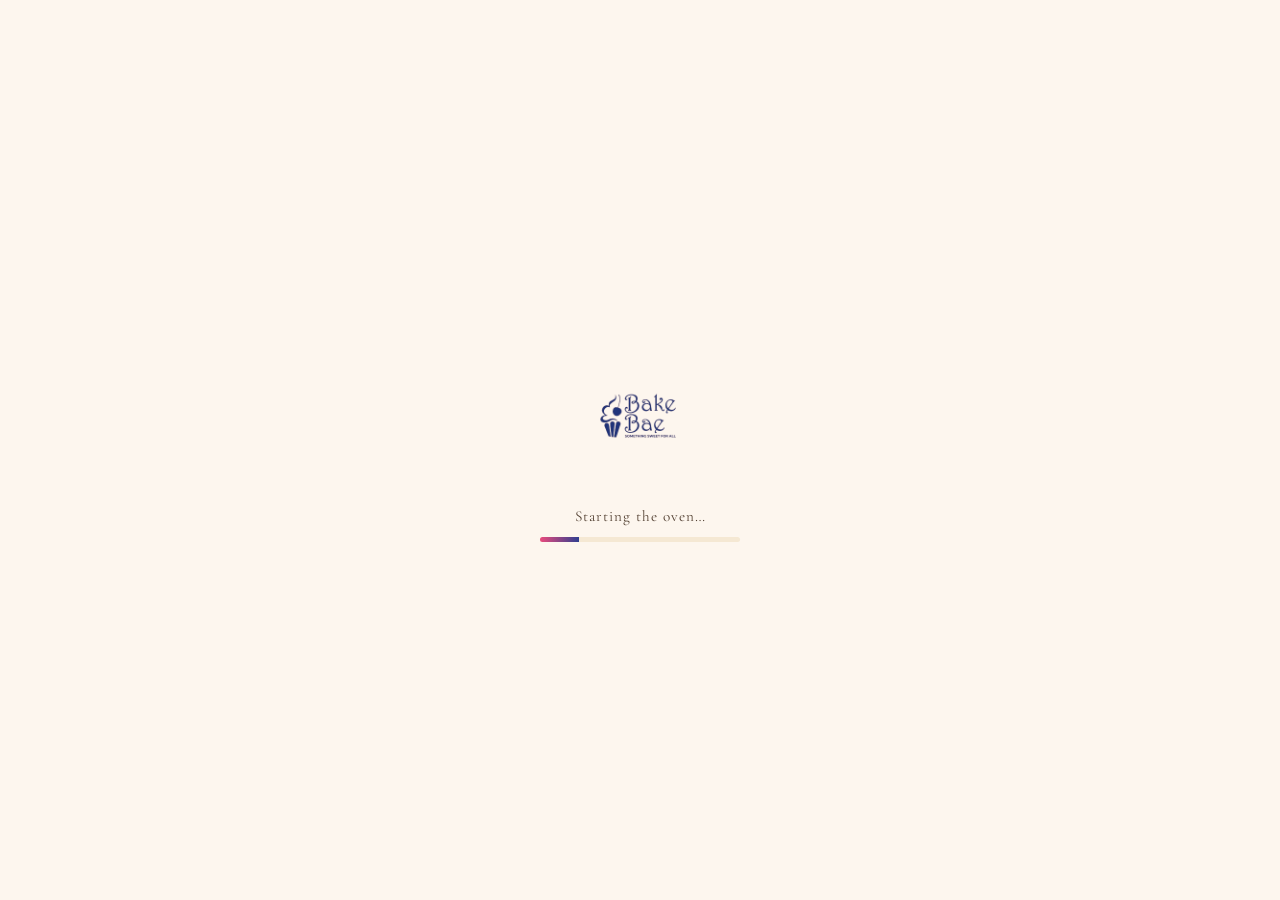
<file: index.html>
<!DOCTYPE html>
<html lang="en">
<head>
  <meta charset="UTF-8" />
  <meta name="viewport" content="width=device-width, initial-scale=1.0"/>
  <title>Bake Bae</title>
  <link href="https://fonts.googleapis.com/css2?family=Playfair+Display:wght@600;700&family=Cormorant+Garamond:wght@400;500&family=Inter:wght@400;500&display=swap" rel="stylesheet">
  <link href="https://fonts.googleapis.com/css2?family=Playfair+Display:wght@600;700&family=DM+Sans:wght@400;500&display=swap" rel="stylesheet">

  <style>



:root {
  --brand-pink: #e94b7d;
  --brand-blue: #2f3e8f;
}
    * { margin: 0; padding: 0; box-sizing: border-box; }
      

body {
  font-family: 'Inter', sans-serif;
  overflow: hidden;
  background: #fdf6ee;
}


/* MAIN BRAND */
h1 {
  font-family: 'Playfair Display', serif;
  font-size: clamp(3rem, 8vw, 5rem);
  letter-spacing: 3px;
}

/* SUBTEXT */
p {
  margin-top: 12px;
  font-family: 'Cormorant Garamond', serif;
  font-size: 1.3rem;
  letter-spacing: 1px;
  opacity: 0.9;
}
    /* ===== VIDEO ===== */
.video-bg {
  position: fixed;
  inset: 0;
  width: 100%;
  height: 100%;
  object-fit: cover;
  z-index: -2;

  /* lightweight styling instead of heavy blur */
  filter: brightness(0.6) contrast(1.1);
  transform: scale(1.05);
  will-change: transform;
}

body::before {
  content: "";
  position: fixed;
  inset: 0;
  pointer-events: none;

  background-image: url('https://www.transparenttextures.com/patterns/flour.png');
  opacity: 0.25;
  mix-blend-mode: soft-light;
  z-index: -1;
}
body::after {
  content: "";
  position: fixed;
  inset: 0;
  pointer-events: none;

  background-image: radial-gradient(rgba(255,255,255,0.05) 1px, transparent 1px);
  background-size: 3px 3px;
  opacity: 0.15;
}
.overlay {
  position: fixed;
  inset: 0;

  /* Layer 1: dark cinematic base (unchanged feel) */
  background:
    linear-gradient(
      rgba(60, 35, 15, 0.75),
      rgba(30, 15, 5, 0.85)
    ),

    /* Layer 2: subtle brand pink glow */
    radial-gradient(
      circle at 70% 30%,
      rgba(233, 75, 125, 0.12),
      transparent 60%
    ),

    /* Layer 3: subtle brand blue glow */
    radial-gradient(
      circle at 30% 70%,
      rgba(47, 62, 143, 0.12),
      transparent 60%
    );

  /* 🔥 Blur fix for low-quality video */
  backdrop-filter: blur(6px);
  -webkit-backdrop-filter: blur(6px);

  z-index: -1;
}
    /* ===== CONTENT ===== */
    .content {
      height: 100vh;
      display: flex;
      flex-direction: column;
      align-items: center;
      justify-content: center;
      color: #fff;
      text-align: center;
      padding: 20px;
      animation: fadeIn 1.2s ease;
      
    }

h1 {
  letter-spacing: 6px;
  text-shadow: 0 4px 20px rgba(255, 200, 150, 0.3);
}

p {
  font-size: 1.3rem;
  color: #f3e2c7;
  opacity: 0.95;
}

    /* ===== BUTTON ===== */
.enter-btn {
  margin-top: 30px;
  padding: 14px 34px;
  border-radius: 50px;

   background: linear-gradient(135deg, var(--brand-pink), var(--brand-blue));
  color: white;

  font-weight: 500;
  letter-spacing: 2px;

  border: none;
  cursor: pointer;

  box-shadow:
    0 10px 30px rgba(0,0,0,0.3),
    inset 0 2px 6px rgba(255,255,255,0.4);

  transition: all 0.3s ease;
}

.enter-btn:hover {
  transform: translateY(-2px) scale(1.05);
  box-shadow:
    0 14px 40px rgba(0,0,0,0.4),
    inset 0 2px 8px rgba(255,255,255,0.5);
}
.video-bg {
filter: brightness(0.55) contrast(1.1) saturate(1.2) sepia(0.2);
}
.video-bg.loaded {
  opacity: 1;
}

    .enter-btn.show {
      opacity: 1;
      transform: translateY(0);
    }

    .enter-btn:hover {
      background: #fff;
      color: #000;
    }

    .content h1,
.content p {
  animation: fadeIn 1.2s ease;
}
.content::after {
  content: "";
  position: absolute;
  bottom: 0;
  width: 200px;
  height: 100px;
  background: radial-gradient(circle, rgba(255, 200, 150, 0.2), transparent);
  filter: blur(40px);
}
@keyframes logoReveal {
  from {
    opacity: 0;
    transform: translateY(40px) scale(0.9);
  }
  to {
    opacity: 1;
    transform: translateY(20px) scale(1); /* <-- stays lower */
  }
}

    /* ===== ANIMATION ===== */
    @keyframes fadeIn {
      from { opacity: 0; transform: translateY(20px); }
      to   { opacity: 1; transform: translateY(0); }
    }
.logo {
  filter:
    brightness(10)
    drop-shadow(0 0 25px rgba(255, 220, 180, 0.4))
    drop-shadow(0 0 60px rgba(255, 180, 120, 0.2));
  width: clamp(140px, 18vw, 240px);
  margin-bottom: 24px;

  opacity: 0;
  animation: logoReveal 1s ease forwards;
  animation-delay: 0.2s;

  filter:
    brightness(10)
    drop-shadow(0 0 25px rgba(233, 75, 125, 0.4))
    drop-shadow(0 0 60px rgba(47, 62, 143, 0.25));
}
h1 {
  background: linear-gradient(90deg, #fff, var(--brand-pink));
  -webkit-background-clip: text;
  -webkit-text-fill-color: transparent;
}
::selection {
  background: var(--brand-pink);
  color: white;
}

body.fade-out {
  opacity: 0;
  transition: opacity 1.2s ease;
}

.credit {
  position: fixed;
  bottom: 20px;
  left: 50%;

  display: flex;
  align-items: center;
  gap: 8px;

  font-size: 0.7rem;
  letter-spacing: 1.2px;
  text-transform: uppercase;

  color: rgba(255, 230, 200, 0.7);
  text-decoration: none;

  backdrop-filter: blur(6px);
  padding: 6px 12px;
  border-radius: 20px;

  background: rgba(255, 200, 150, 0.08);
  border: 1px solid rgba(255, 200, 150, 0.15);

  z-index: 10;

  opacity: 0;
  transform: translate(-50%, 10px); /* 🔥 key fix */
  animation: creditFade 1s ease forwards;
  animation-delay: 1.5s;

  transition: all 0.3s ease;
}
@keyframes creditFade {
  from {
    opacity: 0;
    transform: translate(-50%, 10px);
  }
  to {
    opacity: 1;
    transform: translate(-50%, 0);
  }
}
.credit img {
  height: 44px;
  opacity: 0.85;
}
.credit:hover {
  transform: translateY(-2px) scale(1.05);
  color: rgba(255, 255, 255, 0.95);
  border-color: rgba(255, 220, 180, 0.4);
}
.credit {
  cursor: pointer;
}

.credit:hover img {
  filter: brightness(1.5);
}
/* ===== INTRO LOADER ===== */
#videoCover {
  position: fixed;
  inset: 0;
  background: #fdf6ee;
  display: flex;
  align-items: center;
  justify-content: center;
  z-index: 9999;
  transition: opacity 0.6s ease;
}

.intro-loader {
  display: flex;
  flex-direction: column;
  align-items: center;
}

.loader-logo {
  width: 120px;
  margin-bottom: 16px;
}

#introLoaderText {
  color: #4a3728;
  margin-bottom: 12px;
  font-size: 0.95rem;
}

.loader-bar {
  width: 200px;
  height: 5px;
  background: #f5e8d3;
  border-radius: 10px;
  overflow: hidden;
}

#introProgress {
  width: 0%;
  height: 100%;
  background: linear-gradient(90deg, var(--brand-pink), var(--brand-blue));
  transition: width 0.2s ease;
}


  </style>

  <script>
  if (sessionStorage.getItem("seenIntro") === "true") {
    window.location.href = "home.html";
  }
</script>
</head>


<body>
  <div id="videoCover">
  <div class="intro-loader">
    <img src="assets/logo.png" class="loader-logo" />

    <p id="introLoaderText">Starting the oven…</p>

    <div class="loader-bar">
      <div id="introProgress"></div>
    </div>
  </div>
</div>

  <!-- VIDEO -->
  <video autoplay muted loop playsinline preload="auto" class="video-bg">
    <source src="assets/bg.mp4" type="video/mp4">
  </video>

  <!-- OVERLAY -->
  <div class="overlay"></div>

  <!-- CONTENT -->
  <div class="content">
      <img src="assets/logo.png" alt="Bake Bae Logo" class="logo">

    <h1>BAKE BAE</h1>
    <p>Something Sweet For All</p>
    

    <button class="enter-btn" id="enterBtn">ENTER</button>
  </div>

<a href="https://elevate-edge-2026.vercel.app/" target="_blank" class="credit">
  <img src="assets/elevate-logo.png" alt="Elevate Edge Logo">
  <span>Crafted by Elevate Edge</span>
</a>
</div>
  <script>
    const btn = document.getElementById("enterBtn");

    // show after 3 seconds
    setTimeout(() => {
      btn.classList.add("show");
    }, 2000);

   btn.addEventListener("click", () => {
  document.body.classList.add("fade-out");

  // small delay for smooth transition
  setTimeout(() => {
    window.location.href = "home.html";
  }, 1200);
});
const video = document.querySelector(".video-bg");
const cover = document.getElementById("videoCover");

const introProgress = document.getElementById("introProgress");
const introText = document.getElementById("introLoaderText");

let introVal = 0;

// fake smooth progress
const introInterval = setInterval(() => {
  if (introVal < 90) {
    introVal += Math.random() * 5;
    introProgress.style.width = introVal + "%";

    if (introVal < 30) introText.textContent = "Starting the oven…";
    else if (introVal < 60) introText.textContent = "Mixing ingredients…";
    else introText.textContent = "Almost ready…";
  }
}, 120);

// real completion (correct event)
video.addEventListener("canplaythrough", () => {
  clearInterval(introInterval);

  introProgress.style.width = "100%";
  introText.textContent = "Ready!";

  setTimeout(() => {
    cover.style.opacity = "0";

    setTimeout(() => {
      cover.remove();
    }, 600);

  }, 400);
});

  </script>

</body>
</html>
</file>
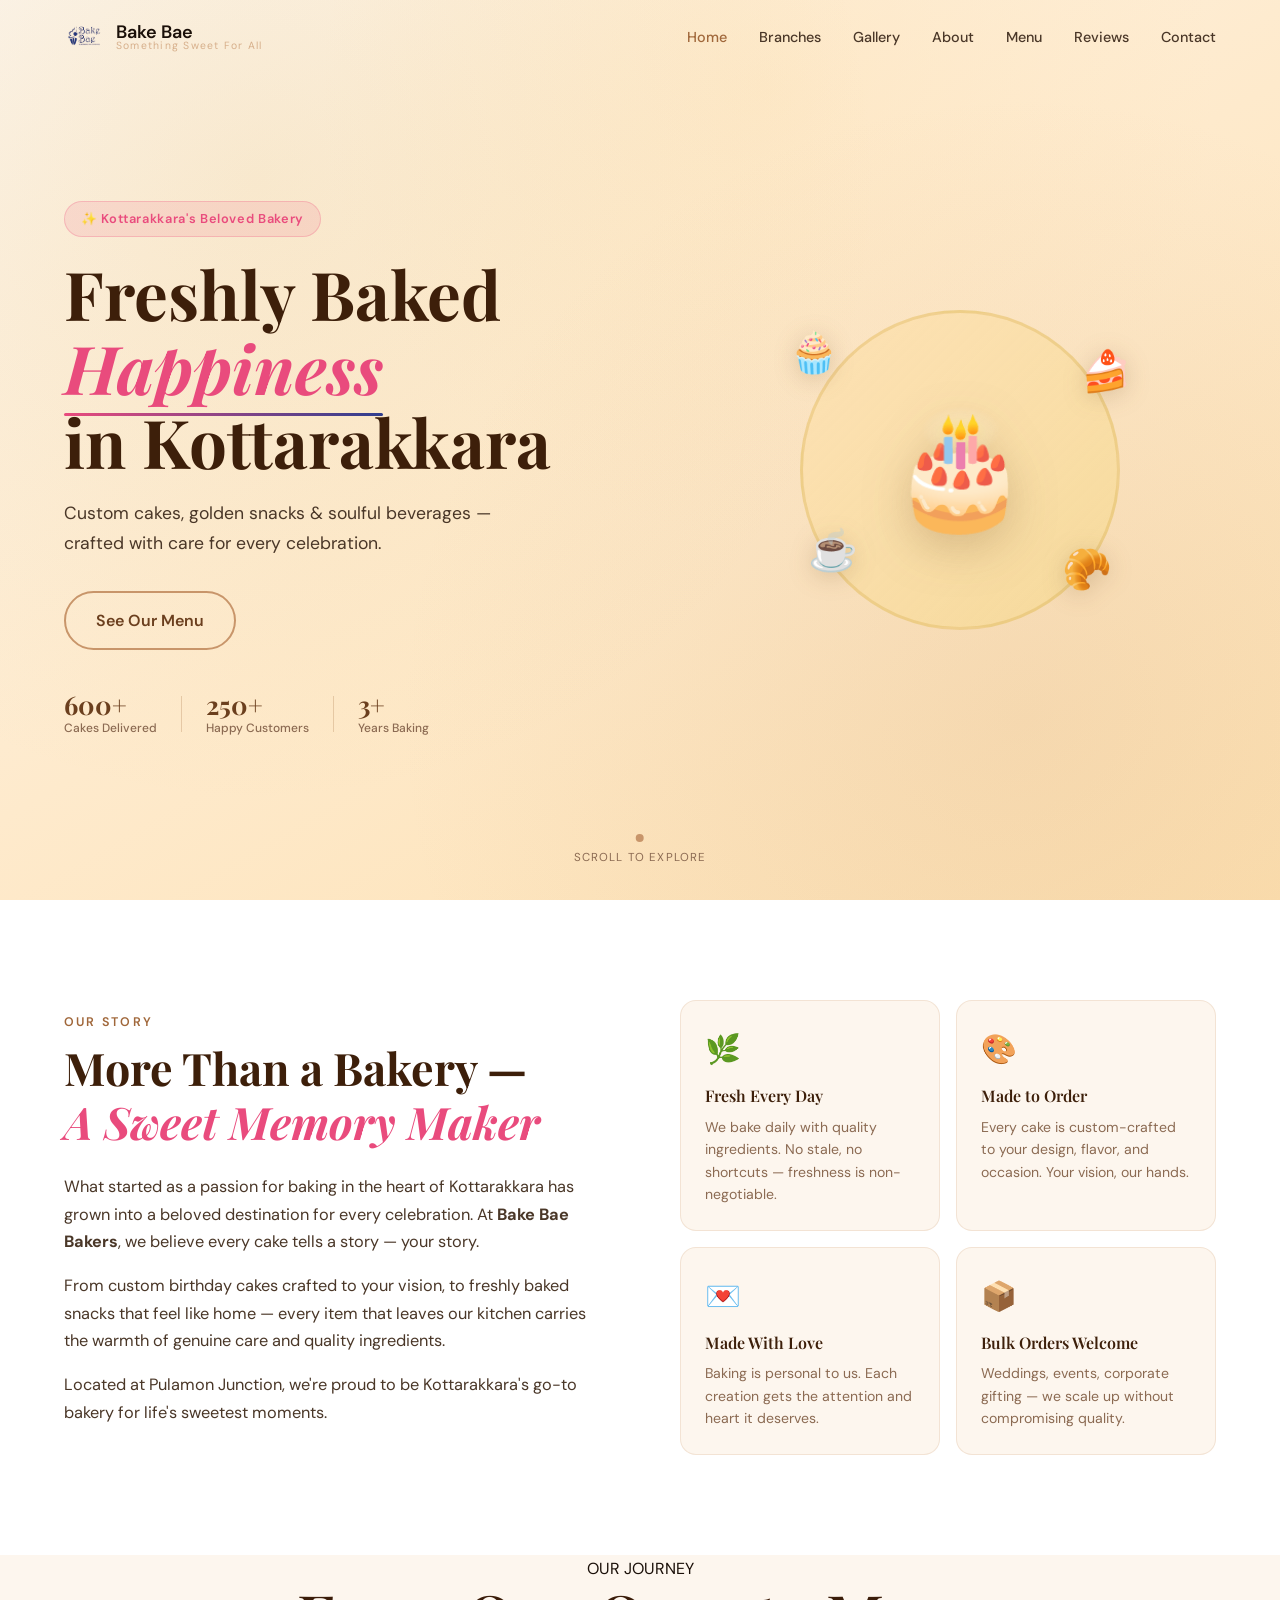
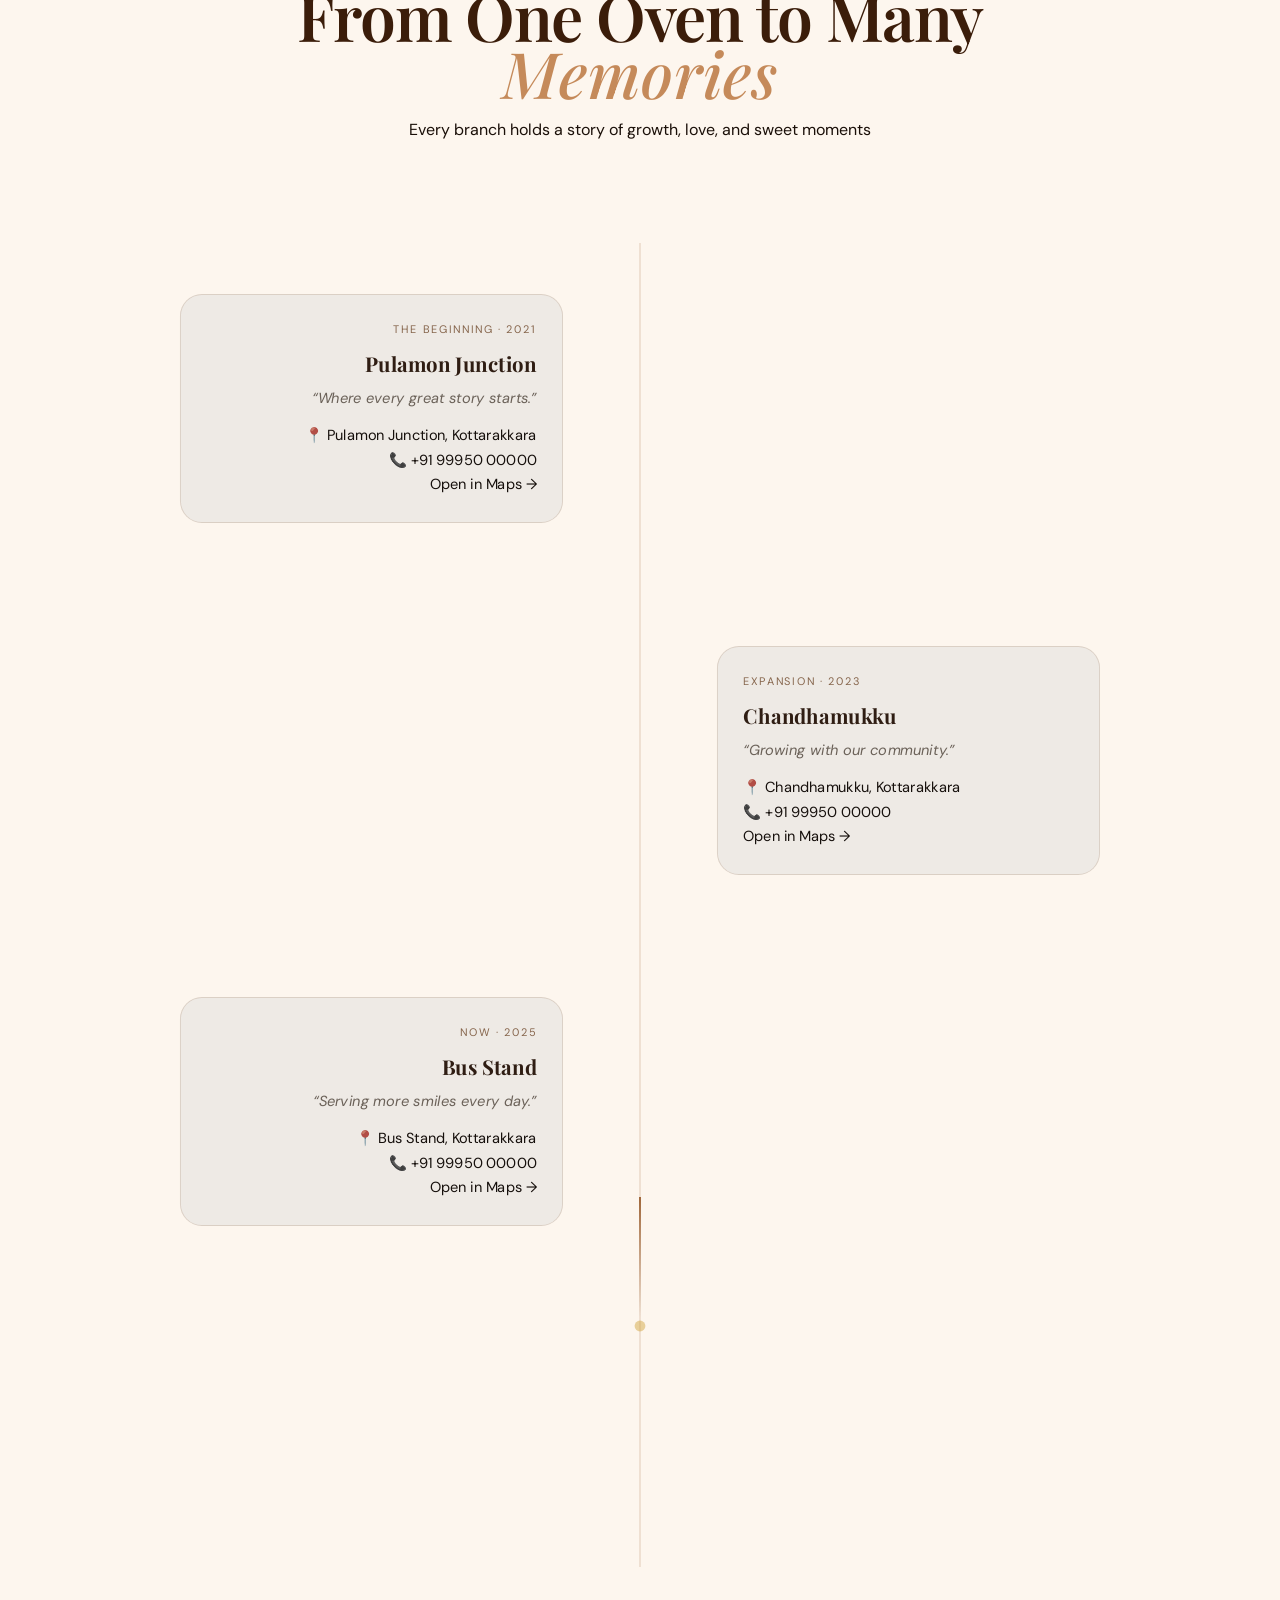
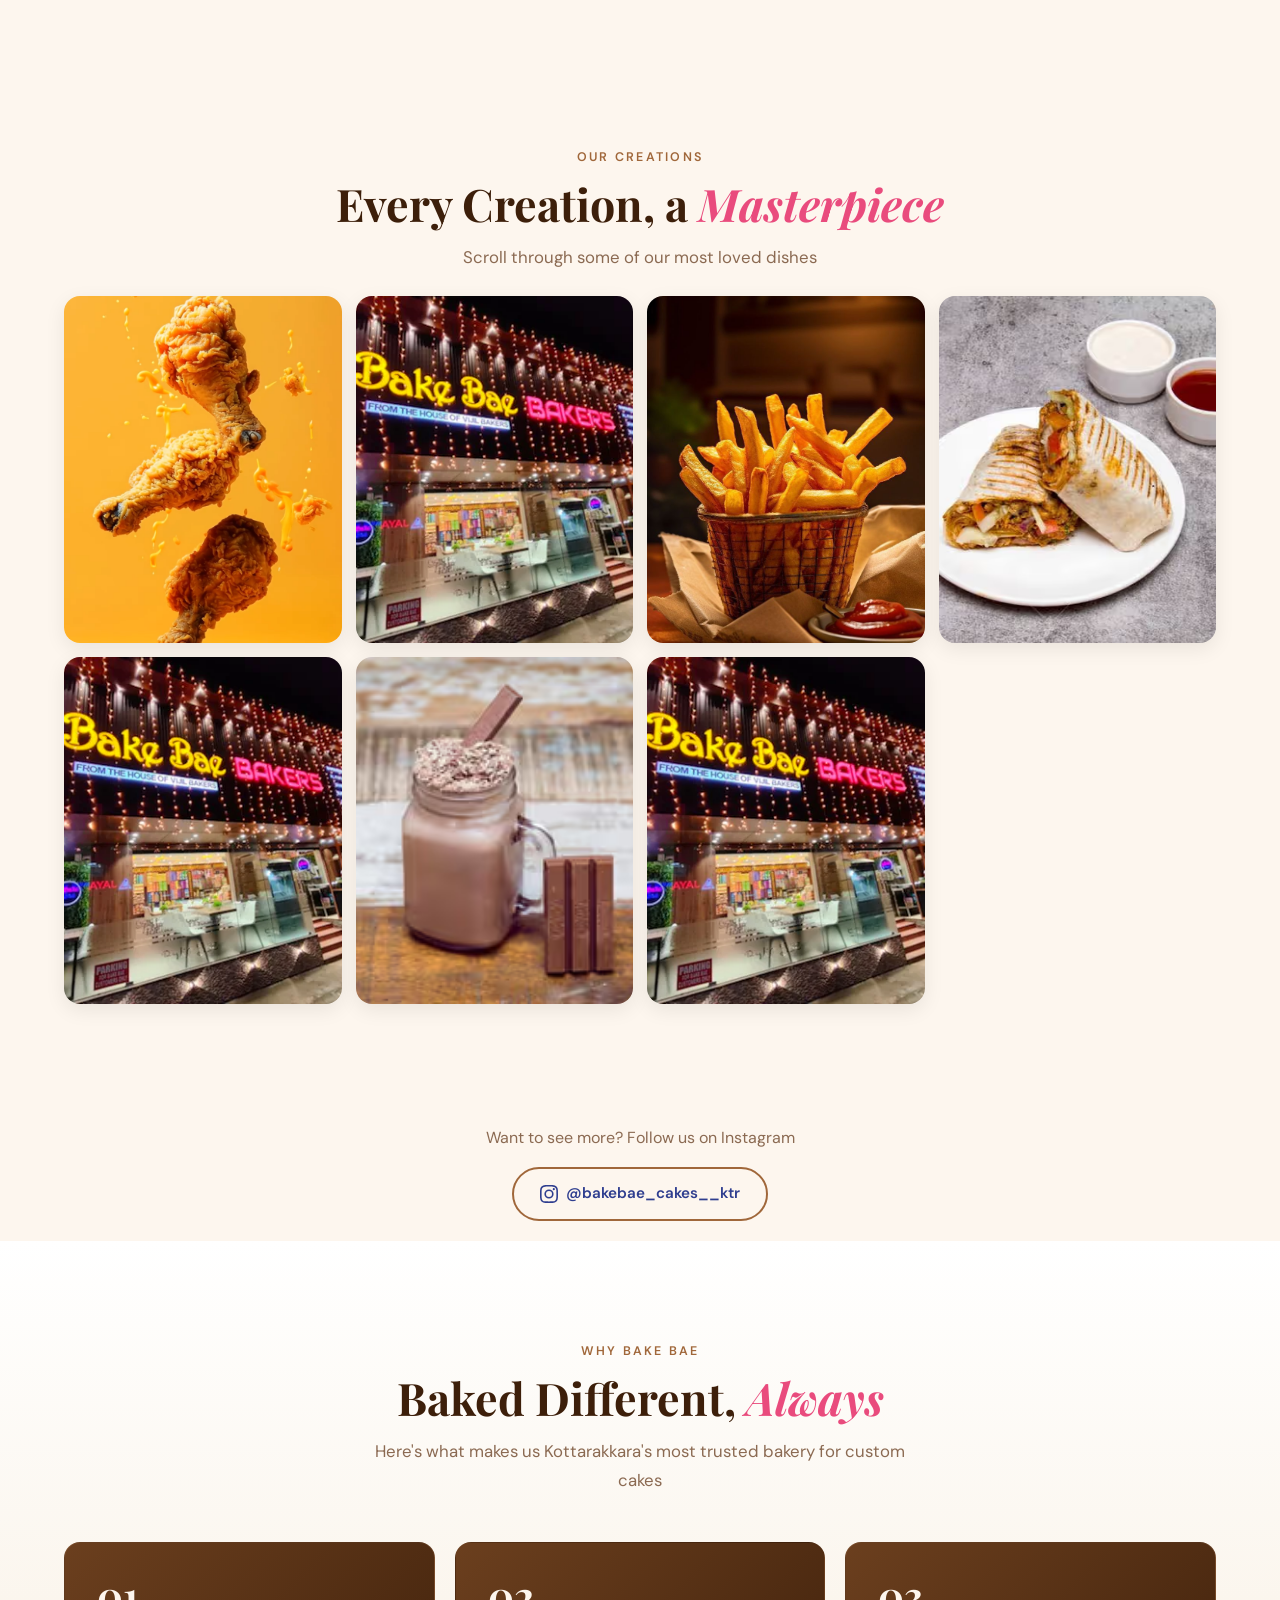
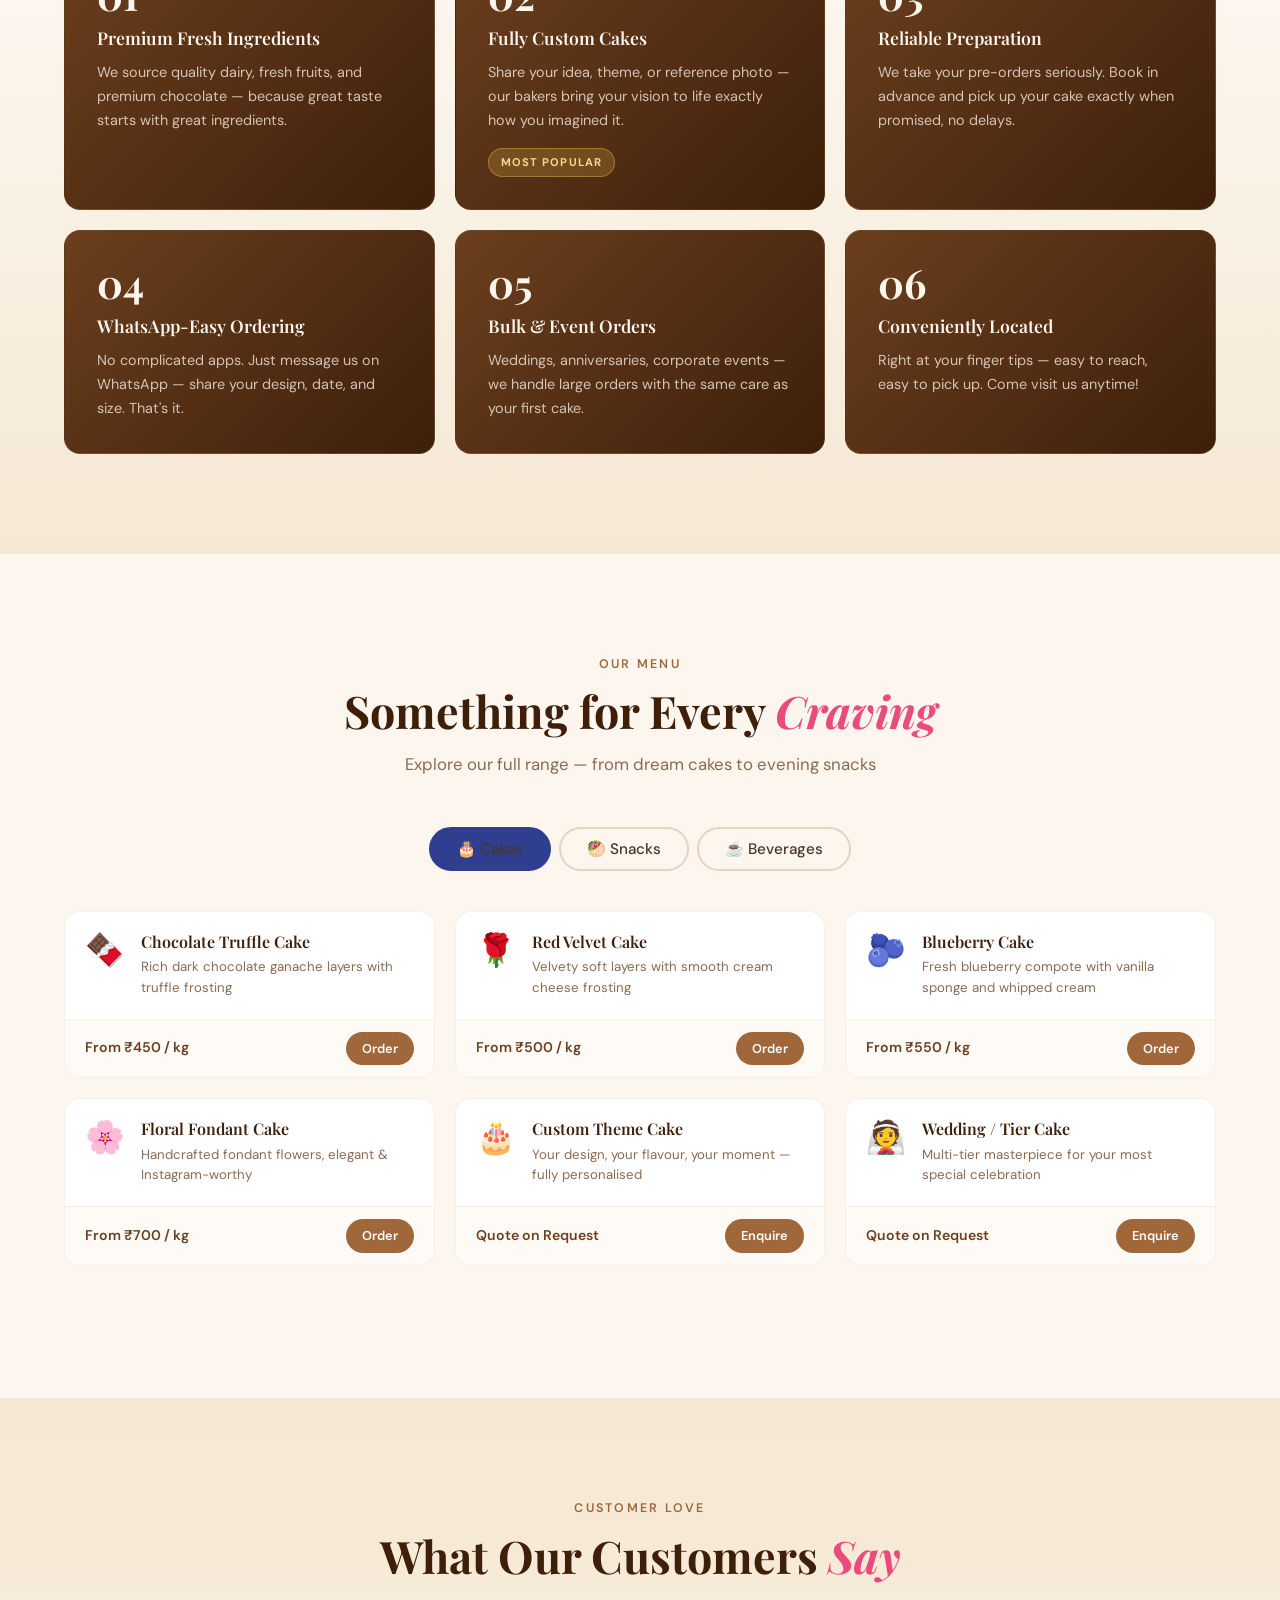
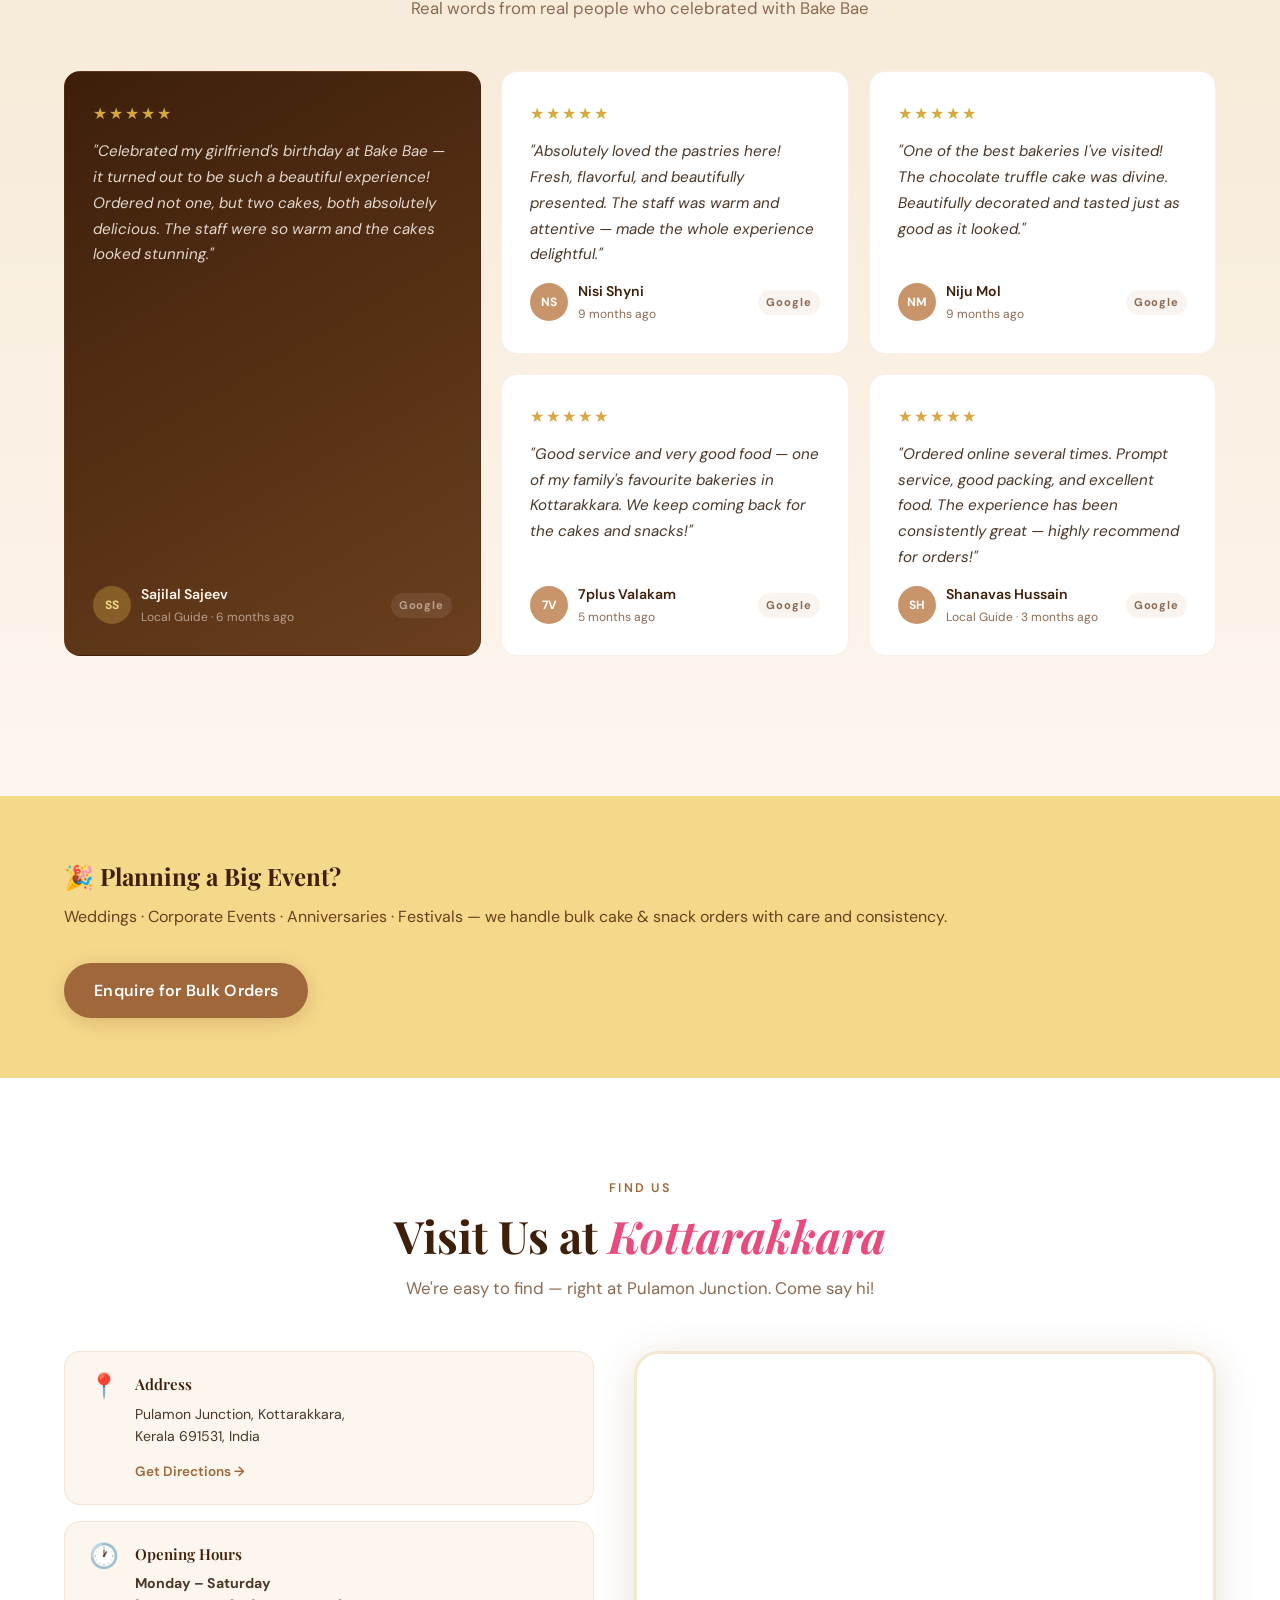
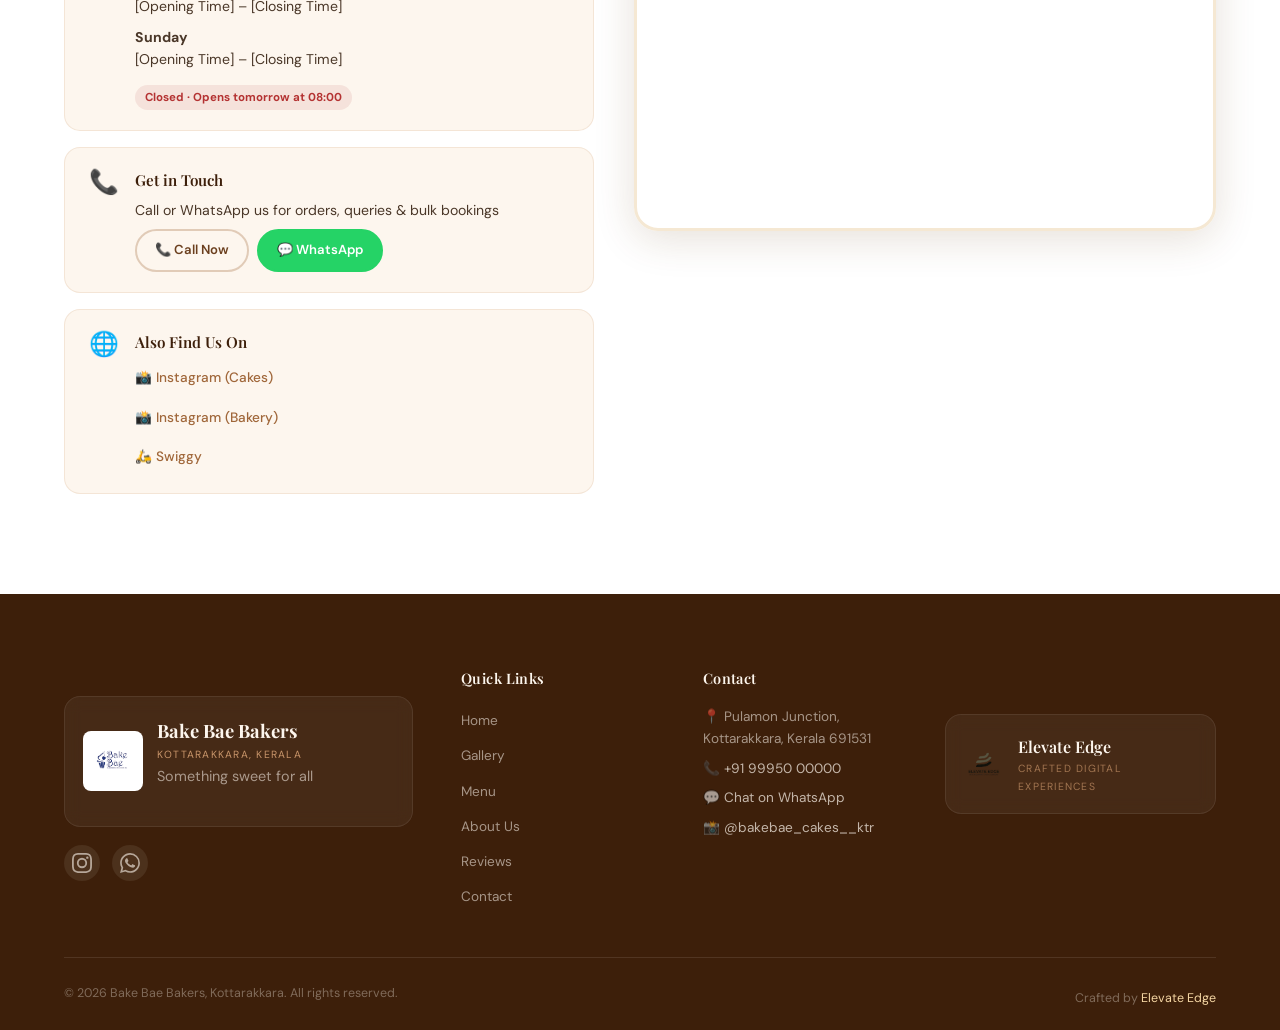
<file: home.html>
<!DOCTYPE html>
<html lang="en">
<head>
  <meta charset="UTF-8" />
  <meta name="viewport" content="width=device-width, initial-scale=1.0" />
  <meta name="description" content="Bake Bae Bakers – Freshly baked custom cakes, snacks, and beverages in Kottarakkara, Kerala. Order your dream cake on WhatsApp today!" />
  <meta name="keywords" content="bakery Kottarakkara, custom cakes Kerala, birthday cakes Kottarakkara, Bake Bae, cake shop Kerala, order cake WhatsApp" />
  <meta property="og:title" content="Bake Bae Bakers – Kottarakkara's Favourite Bakery" />
  <meta property="og:description" content="Custom cakes, snacks & beverages made with love. Order on WhatsApp." />
  <meta property="og:type" content="website" />
  <title>Bake Bae Bakers – Kottarakkara's Favourite Bakery</title>
  <link rel="preconnect" href="https://fonts.googleapis.com" />
  <link rel="preconnect" href="https://fonts.gstatic.com" crossorigin />
  <link href="https://fonts.googleapis.com/css2?family=Playfair+Display:ital,wght@0,400;0,600;0,700;1,400;1,600&family=DM+Sans:wght@300;400;500;600&display=swap" rel="stylesheet" />
  <link rel="stylesheet" href="style.css" />


</head>
<body>



  <!-- ===== GLOBAL LOADER ===== -->
<div id="globalLoader">
  <div class="loader-inner">
    <img src="assets/logo.png" class="loader-logo" />

    <p id="loaderText">Warming up the oven…</p>

    <div class="loader-bar">
      <div id="loaderProgress"></div>
    </div>

    <span id="loaderPercent">0%</span>
  </div>
</div>


  <!-- ===== NAVBAR ===== -->
  <nav class="navbar" id="navbar">
    <div class="nav-container">
      
      <a href="#home" class="nav-logo brand">
  <img src="assets/logo.png" class="logo">
  <div class="brand-text">
    <span class="brand-name">Bake Bae</span>
    <span class="brand-sub">Something Sweet For All</span>
  </div>
  
</a>
      <ul class="nav-links" id="navLinks">
        <li><a href="#home">Home</a></li>
        <li><a href="#branches">Branches</a></li>
        <li><a href="#gallery">Gallery</a></li>
        <li><a href="#why-us">About</a></li>
        <li><a href="#menu">Menu</a></li>
        <li><a href="#reviews">Reviews</a></li>
        <li><a href="#contact">Contact</a></li>

      </ul>
      <button class="hamburger" id="hamburger" aria-label="Toggle menu">
        <span></span><span></span><span></span>
      </button>
    </div>
  </nav>

  <!-- ===== HERO SECTION ===== -->
  <section class="hero" id="home">
    <div class="hero-bg-pattern"></div>
    <div class="hero-content">
      <div class="hero-badge fade-in">✨ Kottarakkara's Beloved Bakery</div>
      <h1 class="hero-title fade-in delay-1">
        Freshly Baked<br />
        <em>Happiness</em><br />
        in Kottarakkara 
      </h1>
      <p class="hero-sub fade-in delay-2">
        Custom cakes, golden snacks &amp; soulful beverages —<br class="br-hide" />
        crafted with care for every celebration.
      </p>
      <div class="hero-actions fade-in delay-3">

        <a href="#menu" class="btn-secondary">See Our Menu</a>
      </div>
      <div class="hero-trust fade-in delay-4">
        <div class="trust-item">
          <span class="trust-num">600+</span>
          <span class="trust-label">Cakes Delivered</span>
        </div>
        <div class="trust-divider"></div>
        <div class="trust-item">
          <span class="trust-num">250+</span>
          <span class="trust-label">Happy Customers</span>
        </div>
        <div class="trust-divider"></div>
        <div class="trust-item">
          <span class="trust-num">3+</span>
          <span class="trust-label">Years Baking</span>
        </div>
      </div>
    </div>
    <div class="hero-visual fade-in delay-2">
      <div class="hero-cake-display">
        <div class="cake-circle-bg"></div>
        <div class="cake-emoji-main">🎂</div>
        <div class="floating-item item-1">🧁</div>
        <div class="floating-item item-2">🍰</div>
        <div class="floating-item item-3">☕</div>
        <div class="floating-item item-4">🥐</div>
      </div>
    </div>
    <div class="hero-scroll-hint">
      <div class="scroll-dot"></div>
      <span>Scroll to explore</span>
    </div>
  </section>

  <!-- ===== BRAND STORY ===== -->
  <section class="brand-story">
    <div class="container">
      <div class="story-grid">
        <div class="story-text fade-up">
          <div class="section-label">Our Story</div>
          <h2 class="section-title">More Than a Bakery —<br /><em>A Sweet Memory Maker</em></h2>
          <p>What started as a passion for baking in the heart of Kottarakkara has grown into a beloved destination for every celebration. At <strong>Bake Bae Bakers</strong>, we believe every cake tells a story — your story.</p>
          <p>From custom birthday cakes crafted to your vision, to freshly baked snacks that feel like home — every item that leaves our kitchen carries the warmth of genuine care and quality ingredients.</p>
          <p>Located at Pulamon Junction, we're proud to be Kottarakkara's go-to bakery for life's sweetest moments.</p>
         
        </div>
        <div class="story-values fade-up delay-1">
          <div class="value-card">
            <div class="value-icon">🌿</div>
            <h3>Fresh Every Day</h3>
            <p>We bake daily with quality ingredients. No stale, no shortcuts — freshness is non-negotiable.</p>
          </div>
          <div class="value-card">
            <div class="value-icon">🎨</div>
            <h3>Made to Order</h3>
            <p>Every cake is custom-crafted to your design, flavor, and occasion. Your vision, our hands.</p>
          </div>
          <div class="value-card">
            <div class="value-icon">💌</div>
            <h3>Made With Love</h3>
            <p>Baking is personal to us. Each creation gets the attention and heart it deserves.</p>
          </div>
          <div class="value-card">
            <div class="value-icon">📦</div>
            <h3>Bulk Orders Welcome</h3>
            <p>Weddings, events, corporate gifting — we scale up without compromising quality.</p>
          </div>
        </div>
      </div>
    </div>
  </section>
<section class="branches-redesign" id="branches">
 <div class="container">
 


    <div class="branches-intro">
      <div class="branches-label">OUR JOURNEY</div>
      <h2 class="branches-title">
  <span class="title-main">From One Oven to Many</span>
  <span class="title-accent">Memories</span>
</h2>
      <p class="branches-sub">
        Every branch holds a story of growth, love, and sweet moments
      </p>
    </div>

    <div class="timeline">

      <!-- ITEM 1 -->
      <div class="timeline-item">
        <span class="timeline-dot"></span>

        <div class="timeline-content">
          <div class="card-era">THE BEGINNING · 2021</div>
          <h3>Pulamon Junction</h3>
          <p class="card-quote">“Where every great story starts.”</p>

          <p>📍 Pulamon Junction, Kottarakkara</p>
          <p>📞 +91 99950 00000</p>

          <a href="#" class="card-btn">Open in Maps →</a>
        </div>
      </div>

      <!-- ITEM 2 -->
      <div class="timeline-item">
        <span class="timeline-dot"></span>

        <div class="timeline-content">
          <div class="card-era">EXPANSION · 2023</div>
          <h3>Chandhamukku</h3>
          <p class="card-quote">“Growing with our community.”</p>

          <p>📍 Chandhamukku, Kottarakkara</p>
          <p>📞 +91 99950 00000</p>

          <a href="#" class="card-btn">Open in Maps →</a>
        </div>
      </div>

      <!-- ITEM 3 -->
      <div class="timeline-item">
        <span class="timeline-dot"></span>

        <div class="timeline-content">
          <div class="card-era">NOW · 2025</div>
          <h3>Bus Stand</h3>
          <p class="card-quote">“Serving more smiles every day.”</p>

          <p>📍 Bus Stand, Kottarakkara</p>
          <p>📞 +91 99950 00000</p>

          <a href="#" class="card-btn">Open in Maps →</a>
        </div>
      </div>
      
      <div class="timeline-end">
        <div class="end-dot"></div>

        <div class="end-content">
          <h3>The story isn't over yet.</h3>
          <p>More branches, more moments, more memories — coming soon.</p>
        </div>
      </div>
            

    </div>
  </div>

</section>

  <!-- ===== CAKE GALLERY ===== -->
  <section class="gallery-section" id="gallery">
    <div class="container">
      <div class="section-header fade-up">
        <div class="section-label">Our Creations</div>
        <h2 class="section-title">Every Creation, a <em>Masterpiece</em></h2>
        <p class="section-sub">Scroll through some of our most loved dishes</p>
      </div>
      
      <div class="gallery-grid fade-up delay-1">
        <div class="gallery-item" data-cat="birthday">
          <div class="gallery-img">
            <img src="assets/branch2-3.jpg" alt="Chocolate Cake">
          </div>
          <div class="gallery-overlay">

          </div>
        </div>
        <div class="gallery-item tall" data-cat="custom">
          <div class="gallery-img">
            <img src="assets/branch1-1.jpg" alt="Chocolate Cake">
          </div>
          <div class="gallery-overlay">

          </div>
        </div>
        <div class="gallery-item" data-cat="pastry">
         <div class="gallery-img">
            <img src="assets/branch2-1.jpg" alt="Chocolate Cake">
          </div>
          <div class="gallery-overlay">
            
          </div>
        </div>
        <div class="gallery-item" data-cat="birthday">
          <div class="gallery-img">
            <img src="assets/branch1-3.jpg" alt="Chocolate Cake">
          </div>
          <div class="gallery-overlay">

          </div>
        </div>
        <div class="gallery-item" data-cat="custom">
          <div class="gallery-img">
            <img src="assets/branch1-1.jpg" alt="Chocolate Cake">
          </div>
          <div class="gallery-overlay">

          </div>
        </div>
        <div class="gallery-item tall" data-cat="birthday">
          <div class="gallery-img">
            <img src="assets/branch1-2.jpg" alt="Chocolate Cake">
          </div>
          <div class="gallery-overlay">

          </div>
        </div>
        <div class="gallery-item" data-cat="pastry">
          <div class="gallery-img">
          <img src="assets/branch1-1.jpg" alt="Chocolate Cake">
        </div>
          <div class="gallery-overlay">

          </div>
        </div>
        

  </section>
<div class="gallery-cta fade-up">
     <p>Want to see more? Follow us on Instagram</p>
     <a href="https://www.instagram.com/bakebae_cakes__ktr/" target="_blank" class="btn-outline">
       <svg width="18" height="18" viewBox="0 0 24 24" fill="currentColor"><path d="M12 2.163c3.204 0 3.584.012 4.85.07 3.252.148 4.771 1.691 4.919 4.919.058 1.265.069 1.645.069 4.849 0 3.205-.012 3.584-.069 4.849-.149 3.225-1.664 4.771-4.919 4.919-1.266.058-1.644.07-4.85.07-3.204 0-3.584-.012-4.849-.07-3.26-.149-4.771-1.699-4.919-4.92-.058-1.265-.07-1.644-.07-4.849 0-3.204.013-3.583.07-4.849.149-3.227 1.664-4.771 4.919-4.919 1.266-.057 1.645-.069 4.849-.069zM12 0C8.741 0 8.333.014 7.053.072 2.695.272.273 2.69.073 7.052.014 8.333 0 8.741 0 12c0 3.259.014 3.668.072 4.948.2 4.358 2.618 6.78 6.98 6.98C8.333 23.986 8.741 24 12 24c3.259 0 3.668-.014 4.948-.072 4.354-.2 6.782-2.618 6.979-6.98.059-1.28.073-1.689.073-4.948 0-3.259-.014-3.667-.072-4.947-.196-4.354-2.617-6.78-6.979-6.98C15.668.014 15.259 0 12 0zm0 5.838a6.162 6.162 0 100 12.324 6.162 6.162 0 000-12.324zM12 16a4 4 0 110-8 4 4 0 010 8zm6.406-11.845a1.44 1.44 0 100 2.881 1.44 1.44 0 000-2.881z"/></svg>
       @bakebae_cakes__ktr
     </a>
   </div>
</div>
  <!-- ===== WHY CHOOSE US ===== -->
  <section class="why-us" id="why-us">
    <div class="container">
      <div class="section-header fade-up">
        <div class="section-label">Why Bake Bae</div>
        <h2 class="section-title">Baked Different, <em>Always</em></h2>
        <p class="section-sub">Here's what makes us Kottarakkara's most trusted bakery for custom cakes</p>
      </div>
      <div class="why-grid fade-up delay-1">
        <div class="why-card">
          <div class="why-num">01</div>
    
          <h3>Premium Fresh Ingredients</h3>
          <p>We source quality dairy, fresh fruits, and premium chocolate — because great taste starts with great ingredients.</p>
        </div>
        <div class="why-card featured">
          <div class="why-num">02</div>
    
          <h3>Fully Custom Cakes</h3>
          <p>Share your idea, theme, or reference photo — our bakers bring your vision to life exactly how you imagined it.</p>
          <div class="featured-badge">Most Popular</div>
        </div>
        <div class="why-card">
          <div class="why-num">03</div>
      
          <h3>Reliable Preparation</h3>
          <p>We take your pre-orders seriously. Book in advance and pick up your cake exactly when promised, no delays.</p>
        </div>
        <div class="why-card">
          <div class="why-num">04</div>
       
          <h3>WhatsApp-Easy Ordering</h3>
          <p>No complicated apps. Just message us on WhatsApp — share your design, date, and size. That's it.</p>
        </div>
        <div class="why-card">
          <div class="why-num">05</div>
 
          <h3>Bulk & Event Orders</h3>
          <p>Weddings, anniversaries, corporate events — we handle large orders with the same care as your first cake.</p>
        </div>
        <div class="why-card">
          <div class="why-num">06</div>
   
          <h3>Conveniently Located</h3>
          <p>Right at your finger tips — easy to reach, easy to pick up. Come visit us anytime!</p>
        </div>
      </div>
    </div>
  </section>

  <!-- ===== MENU SECTION ===== -->
  <section class="menu-section" id="menu">
    <div class="container">
      <div class="section-header fade-up">
        <div class="section-label">Our Menu</div>
        <h2 class="section-title">Something for Every <em>Craving</em></h2>
        <p class="section-sub">Explore our full range — from dream cakes to evening snacks</p>
      </div>
      <div class="menu-tabs fade-up">
        <button class="menu-tab active" data-tab="cakes">🎂 Cakes</button>
        <button class="menu-tab" data-tab="snacks">🥙 Snacks</button>
        <button class="menu-tab" data-tab="beverages">☕ Beverages</button>
      </div>
      <div class="menu-content">
        <!-- CAKES -->
        <div class="menu-panel active" id="tab-cakes">
          <div class="menu-grid">
            <div class="menu-card">
              <div class="menu-card-top">
                <span class="menu-emoji">🍫</span>
                <div class="menu-info">
                  <h4>Chocolate Truffle Cake</h4>
                  <p>Rich dark chocolate ganache layers with truffle frosting</p>
                </div>
              </div>
              <div class="menu-card-bottom">
                <span class="menu-price">From ₹450 / kg</span>
                <a href="order.html?cake=Chocolate%20Truffle" class="menu-order">Order</a>
              </div>
            </div>
            <div class="menu-card">
              <div class="menu-card-top">
                <span class="menu-emoji">🌹</span>
                <div class="menu-info">
                  <h4>Red Velvet Cake</h4>
                  <p>Velvety soft layers with smooth cream cheese frosting</p>
                </div>
              </div>
              <div class="menu-card-bottom">
                <span class="menu-price">From ₹500 / kg</span>
                <a href="order.html?cake=Red%20Velvet" class="menu-order">Order</a>
              </div>
            </div>
            <div class="menu-card">
              <div class="menu-card-top">
                <span class="menu-emoji">🫐</span>
                <div class="menu-info">
                  <h4>Blueberry Cake</h4>
                  <p>Fresh blueberry compote with vanilla sponge and whipped cream</p>
                </div>
              </div>
              <div class="menu-card-bottom">
                <span class="menu-price">From ₹550 / kg</span>
                <a href="order.html?cake=Blueberry" class="menu-order">Order</a>
              </div>
            </div>
            <div class="menu-card">
              <div class="menu-card-top">
                <span class="menu-emoji">🌸</span>
                <div class="menu-info">
                  <h4>Floral Fondant Cake</h4>
                  <p>Handcrafted fondant flowers, elegant & Instagram-worthy</p>
                </div>
              </div>
              <div class="menu-card-bottom">
                <span class="menu-price">From ₹700 / kg</span>
                <a href="https://wa.me/919995000000?text=Hi%2C%20I%20want%20to%20order%20a%20Floral%20Fondant%20Cake%20from%20Bake%20Bae" target="_blank" class="menu-order">Order</a>
              </div>
            </div>
            <div class="menu-card">
              <div class="menu-card-top">
                <span class="menu-emoji">🎂</span>
                <div class="menu-info">
                  <h4>Custom Theme Cake</h4>
                  <p>Your design, your flavour, your moment — fully personalised</p>
                </div>
              </div>
              <div class="menu-card-bottom">
                <span class="menu-price">Quote on Request</span>
                <a href="https://wa.me/919995000000?text=Hi%2C%20I%20want%20a%20custom%20theme%20cake%20from%20Bake%20Bae" target="_blank" class="menu-order">Enquire</a>
              </div>
            </div>
            
            <div class="menu-card">
              <div class="menu-card-top">
                <span class="menu-emoji">👰</span>
                <div class="menu-info">
                  <h4>Wedding / Tier Cake</h4>
                  <p>Multi-tier masterpiece for your most special celebration</p>
                </div>
              </div>
              <div class="menu-card-bottom">
                <span class="menu-price">Quote on Request</span>
                <a href="https://wa.me/919995000000?text=Hi%2C%20I%20want%20to%20enquire%20about%20a%20wedding%20cake%20from%20Bake%20Bae" target="_blank" class="menu-order">Enquire</a>
              </div>
            </div>
          </div>
        </div>
        <!-- SNACKS -->
        <div class="menu-panel" id="tab-snacks">
          <div class="menu-grid">
            <div class="menu-card">
              <div class="menu-card-top">
                <span class="menu-emoji">🌯</span>
                <div class="menu-info">
                  <h4>Chicken Shawarma</h4>
                  <p>Juicy marinated chicken wrapped in soft pita with garlic sauce</p>
                </div>
              </div>
              
            </div>
            <div class="menu-card">
              <div class="menu-card-top">
                <span class="menu-emoji">🥟</span>
                <div class="menu-info">
                  <h4>Chicken Puffs</h4>
                  <p>Flaky golden pastry filled with spiced chicken keema</p>
                </div>
              </div>
              
            </div>
            <div class="menu-card">
              <div class="menu-card-top">
                <span class="menu-emoji">🍗</span>
                <div class="menu-info">
                  <h4>Chicken Cutlet</h4>
                  <p>Crispy coated Kerala-style chicken cutlets, freshly fried</p>
                </div>
              </div>
              
            </div>
            <div class="menu-card">
              <div class="menu-card-top">
                <span class="menu-emoji">🥐</span>
                <div class="menu-info">
                  <h4>Bakery Pastries</h4>
                  <p>Assorted fresh-baked pastries — ask for today's selection</p>
                </div>
              </div>
            
            </div>
          </div>
        </div>
        <!-- BEVERAGES -->
        <div class="menu-panel" id="tab-beverages">
          <div class="menu-grid">
            <div class="menu-card">
              <div class="menu-card-top">
                <span class="menu-emoji">☕</span>
                <div class="menu-info">
                  <h4>Fresh Coffee</h4>
                  <p>Rich, aromatic filter coffee and specialty brews</p>
                </div>
              </div>
              
            </div>
            <div class="menu-card">
              <div class="menu-card-top">
                <span class="menu-emoji">🥤</span>
                <div class="menu-info">
                  <h4>Fresh Juice</h4>
                  <p>Seasonal fruit juices made fresh — orange, pomegranate, mixed fruit</p>
                </div>
              </div>
             
            </div>
            <div class="menu-card">
              <div class="menu-card-top">
                <span class="menu-emoji">🧋</span>
                <div class="menu-info">
                  <h4>Milkshakes</h4>
                  <p>Thick, creamy shakes — strawberry, vanilla, chocolate &amp; more</p>
                </div>
              </div>
             
            </div>
            <div class="menu-card">
              <div class="menu-card-top">
                <span class="menu-emoji">🍋</span>
                <div class="menu-info">
                  <h4>Mojito &amp; Coolers</h4>
                  <p>Refreshing mocktails — orange mojito, lime mint, and more</p>
                </div>
              </div>
              
            </div>
          </div>
        </div>
      </div>
      
    </div>
  </section>

  <!-- ===== REVIEWS ===== -->
  <section class="reviews-section" id="reviews">
    <div class="container">
      <div class="section-header fade-up">
        <div class="section-label">Customer Love</div>
        <h2 class="section-title">What Our Customers <em>Say</em></h2>
        <p class="section-sub">Real words from real people who celebrated with Bake Bae</p>
      </div>
      <div class="reviews-grid fade-up delay-1">
        <div class="review-card featured-review">
          <div class="review-stars">★★★★★</div>
          <p class="review-text">"Celebrated my girlfriend's birthday at Bake Bae — it turned out to be such a beautiful experience! Ordered not one, but two cakes, both absolutely delicious. The staff were so warm and the cakes looked stunning."</p>
          <div class="review-author">
            <div class="author-avatar">SS</div>
            <div>
              <div class="author-name">Sajilal Sajeev</div>
              <div class="author-meta">Local Guide · 6 months ago</div>
            </div>
            <div class="review-source">Google</div>
          </div>
        </div>
        <div class="review-card">
          <div class="review-stars">★★★★★</div>
          <p class="review-text">"Absolutely loved the pastries here! Fresh, flavorful, and beautifully presented. The staff was warm and attentive — made the whole experience delightful."</p>
          <div class="review-author">
            <div class="author-avatar">NS</div>
            <div>
              <div class="author-name">Nisi Shyni</div>
              <div class="author-meta">9 months ago</div>
            </div>
            <div class="review-source">Google</div>
          </div>
        </div>
        <div class="review-card">
          <div class="review-stars">★★★★★</div>
          <p class="review-text">"One of the best bakeries I've visited! The chocolate truffle cake was divine. Beautifully decorated and tasted just as good as it looked."</p>
          <div class="review-author">
            <div class="author-avatar">NM</div>
            <div>
              <div class="author-name">Niju Mol</div>
              <div class="author-meta">9 months ago</div>
            </div>
            <div class="review-source">Google</div>
          </div>
        </div>
        <div class="review-card">
          <div class="review-stars">★★★★★</div>
          <p class="review-text">"Good service and very good food — one of my family's favourite bakeries in Kottarakkara. We keep coming back for the cakes and snacks!"</p>
          <div class="review-author">
            <div class="author-avatar">7V</div>
            <div>
              <div class="author-name">7plus Valakam</div>
              <div class="author-meta">5 months ago</div>
            </div>
            <div class="review-source">Google</div>
          </div>
        </div>
        <div class="review-card">
          <div class="review-stars">★★★★★</div>
          <p class="review-text">"Ordered online several times. Prompt service, good packing, and excellent food. The experience has been consistently great — highly recommend for orders!"</p>
          <div class="review-author">
            <div class="author-avatar">SH</div>
            <div>
              <div class="author-name">Shanavas Hussain</div>
              <div class="author-meta">Local Guide · 3 months ago</div>
            </div>
            <div class="review-source">Google</div>
          </div>
        </div>
      </div>
      
    </div>
  </section>


  

  <!-- ===== BULK ORDERS BANNER ===== -->
  <section class="bulk-section">
    <div class="container">
      <div class="bulk-inner fade-up">
        <div class="bulk-text">
          <h3>🎉 Planning a Big Event?</h3>
          <p>Weddings · Corporate Events · Anniversaries · Festivals — we handle bulk cake &amp; snack orders with care and consistency.</p>
        </div>
        <a href="https://wa.me/919995000000?text=Hi%2C%20I%20need%20to%20discuss%20a%20bulk%20order%20with%20Bake%20Bae" target="_blank" class="btn-primary">Enquire for Bulk Orders</a>
      </div>
    </div>
  </section>

  <!-- ===== LOCATION & CONTACT ===== -->
  <section class="contact-section" id="contact">
    <div class="container">
      <div class="section-header fade-up">
        <div class="section-label">Find Us</div>
        <h2 class="section-title">Visit Us at <em>Kottarakkara</em></h2>
        <p class="section-sub">We're easy to find — right at Pulamon Junction. Come say hi!</p>
      </div>
      <div class="contact-grid fade-up delay-1">
        <div class="contact-info">
          <div class="contact-card">
            <div class="contact-icon">📍</div>
            <div>
              <h4>Address</h4>
              <p>Pulamon Junction, Kottarakkara,<br />Kerala 691531, India</p>
              <a href="https://maps.google.com/?q=Bake+Bae+Bakers+Kottarakkara" target="_blank" class="contact-link">Get Directions →</a>
            </div>
          </div>
          <div class="contact-card">
            <div class="contact-icon">🕐</div>
            <div>
              <h4>Opening Hours</h4>
              <p><strong>Monday – Saturday</strong><br />[Opening Time] – [Closing Time]</p>
              <p><strong>Sunday</strong><br />[Opening Time] – [Closing Time]</p>
              <span class="open-badge" id="openBadge">Checking hours...</span>
            </div>
          </div>
          <div class="contact-card">
            <div class="contact-icon">📞</div>
            <div>
              <h4>Get in Touch</h4>
              <p>Call or WhatsApp us for orders, queries &amp; bulk bookings</p>
              <div class="contact-btns">
                <a href="tel:+919995000000" class="btn-contact">📞 Call Now</a>
                <a href="https://wa.me/919995000000?text=Hi%2C%20I%20want%20to%20enquire%20about%20Bake%20Bae" target="_blank" class="btn-contact wa">💬 WhatsApp</a>
              </div>
            </div>
          </div>
          <div class="contact-card">
            <div class="contact-icon">🌐</div>
            <div>
              <h4>Also Find Us On</h4>
              <div class="social-links">
                <a href="https://www.instagram.com/bakebae_cakes__ktr/" target="_blank" class="social-btn">📸 Instagram (Cakes)</a>
                <a href="https://www.instagram.com/bake_bae_bakers/" target="_blank" class="social-btn">📸 Instagram (Bakery)</a>
                <a href="https://www.swiggy.com/city/kollam/bake-bae-bakers-kottarakkara-rest978062" target="_blank" class="social-btn">🛵 Swiggy</a>
              </div>
            </div>
          </div>
        </div>
        <div class="contact-map">
          <iframe
            src="https://www.google.com/maps/embed?pb=!1m18!1m12!1m3!1d3940.3!2d76.776!3d9.003!2m3!1f0!2f0!3f0!3m2!1i1024!2i768!4f13.1!3m3!1m2!1s0x3b06280c7f1d9fe5%3A0xf83b2c7d8ef73dae!2sPulamon%20Junction%2C%20Kottarakkara%2C%20Kerala!5e0!3m2!1sen!2sin!4v1700000000000!5m2!1sen!2sin"
            width="100%"
            height="100%"
            style="border:0;"
            allowfullscreen=""
            loading="lazy"
            referrerpolicy="no-referrer-when-downgrade"
            title="Bake Bae Bakers Location"
          ></iframe>
        </div>
      </div>
    </div>
  </section>

  <!-- ===== FOOTER ===== -->
  <footer class="footer">
    <div class="container">
      <div class="footer-grid">
        <div class="footer-brand">
          <div class="footer-brand-box">
            <img src="assets/logo.png" class="footer-logo-img" />

            <div class="footer-brand-text">
              <div class="footer-logo-name">Bake Bae Bakers</div>
              <div class="footer-logo-sub">KOTTARAKKARA, KERALA</div>
              <p class="footer-tagline">Something sweet for all</p>
            </div>
          </div>
          
          <div class="footer-social">
            <a href="https://www.instagram.com/bakebae_cakes__ktr/" target="_blank" aria-label="Instagram (Cakes)">
              <svg width="20" height="20" viewBox="0 0 24 24" fill="currentColor"><path d="M12 2.163c3.204 0 3.584.012 4.85.07 3.252.148 4.771 1.691 4.919 4.919.058 1.265.069 1.645.069 4.849 0 3.205-.012 3.584-.069 4.849-.149 3.225-1.664 4.771-4.919 4.919-1.266.058-1.644.07-4.85.07-3.204 0-3.584-.012-4.849-.07-3.26-.149-4.771-1.699-4.919-4.92-.058-1.265-.07-1.644-.07-4.849 0-3.204.013-3.583.07-4.849.149-3.227 1.664-4.771 4.919-4.919 1.266-.057 1.645-.069 4.849-.069zM12 0C8.741 0 8.333.014 7.053.072 2.695.272.273 2.69.073 7.052.014 8.333 0 8.741 0 12c0 3.259.014 3.668.072 4.948.2 4.358 2.618 6.78 6.98 6.98C8.333 23.986 8.741 24 12 24c3.259 0 3.668-.014 4.948-.072 4.354-.2 6.782-2.618 6.979-6.98.059-1.28.073-1.689.073-4.948 0-3.259-.014-3.667-.072-4.947-.196-4.354-2.617-6.78-6.979-6.98C15.668.014 15.259 0 12 0zm0 5.838a6.162 6.162 0 100 12.324 6.162 6.162 0 000-12.324zM12 16a4 4 0 110-8 4 4 0 010 8zm6.406-11.845a1.44 1.44 0 100 2.881 1.44 1.44 0 000-2.881z"/></svg>
            </a>
            <a href="https://wa.me/919995000000" target="_blank" aria-label="WhatsApp">
              <svg width="20" height="20" viewBox="0 0 24 24" fill="currentColor"><path d="M17.472 14.382c-.297-.149-1.758-.867-2.03-.967-.273-.099-.471-.148-.67.15-.197.297-.767.966-.94 1.164-.173.199-.347.223-.644.075-.297-.15-1.255-.463-2.39-1.475-.883-.788-1.48-1.761-1.653-2.059-.173-.297-.018-.458.13-.606.134-.133.298-.347.446-.52.149-.174.198-.298.298-.497.099-.198.05-.371-.025-.52-.075-.149-.669-1.612-.916-2.207-.242-.579-.487-.5-.669-.51-.173-.008-.371-.01-.57-.01-.198 0-.52.074-.792.372-.272.297-1.04 1.016-1.04 2.479 0 1.462 1.065 2.875 1.213 3.074.149.198 2.096 3.2 5.077 4.487.709.306 1.262.489 1.694.625.712.227 1.36.195 1.871.118.571-.085 1.758-.719 2.006-1.413.248-.694.248-1.289.173-1.413-.074-.124-.272-.198-.57-.347m-5.421 7.403h-.004a9.87 9.87 0 01-5.031-1.378l-.361-.214-3.741.982.998-3.648-.235-.374a9.86 9.86 0 01-1.51-5.26c.001-5.45 4.436-9.884 9.888-9.884 2.64 0 5.122 1.03 6.988 2.898a9.825 9.825 0 012.893 6.994c-.003 5.45-4.437 9.884-9.885 9.884m8.413-18.297A11.815 11.815 0 0012.05 0C5.495 0 .16 5.335.157 11.892c0 2.096.547 4.142 1.588 5.945L.057 24l6.305-1.654a11.882 11.882 0 005.683 1.448h.005c6.554 0 11.89-5.335 11.893-11.893a11.821 11.821 0 00-3.48-8.413z"/></svg>
            </a>
          </div>
        </div>
        <div class="footer-links">
          <h5>Quick Links</h5>
          <ul>
            <li><a href="#home">Home</a></li>
            <li><a href="#gallery">Gallery</a></li>
            <li><a href="#menu">Menu</a></li>
            <li><a href="#why-us">About Us</a></li>
            <li><a href="#reviews">Reviews</a></li>
            <li><a href="#contact">Contact</a></li>
          </ul>
        </div>

        <div class="footer-contact">
          <h5>Contact</h5>
          <p>📍 Pulamon Junction,<br />Kottarakkara, Kerala 691531</p>
          <p>📞 <a href="tel:+919995000000">+91 99950 00000</a></p>
          <p>💬 <a href="https://wa.me/919995000000" target="_blank">Chat on WhatsApp</a></p>
          <p>📸 <a href="https://www.instagram.com/bakebae_cakes__ktr/" target="_blank">@bakebae_cakes__ktr</a></p>          
        </div>

        <!-- RIGHT: elevate edge -->
    <a href="https://www.instagram.com/elevate.edge__" target="_blank" class="footer-dev">
  <div class="footer-brand-box">
  <img src="assets/elevate-logo.png" class="brand-logo" />
  <div>
    <div class="brand-title">Elevate Edge</div>
    <div class="brand-sub">CRAFTED DIGITAL EXPERIENCES</div>
  </div>
</div>
</a>

      </div>


      
      
      <div class="footer-bottom">
        <p>© 2026 Bake Bae Bakers, Kottarakkara. All rights reserved.</p>
                <p class="footer-credit">
                  Crafted by 
                  <a href="https://instagram.com/elevate.edge__" target="_blank">
                    Elevate Edge
                  </a>

</p>
      </div>
    </div>
  </footer>


  

  <script src="script.js"></script>
</body>
</html>
</file>
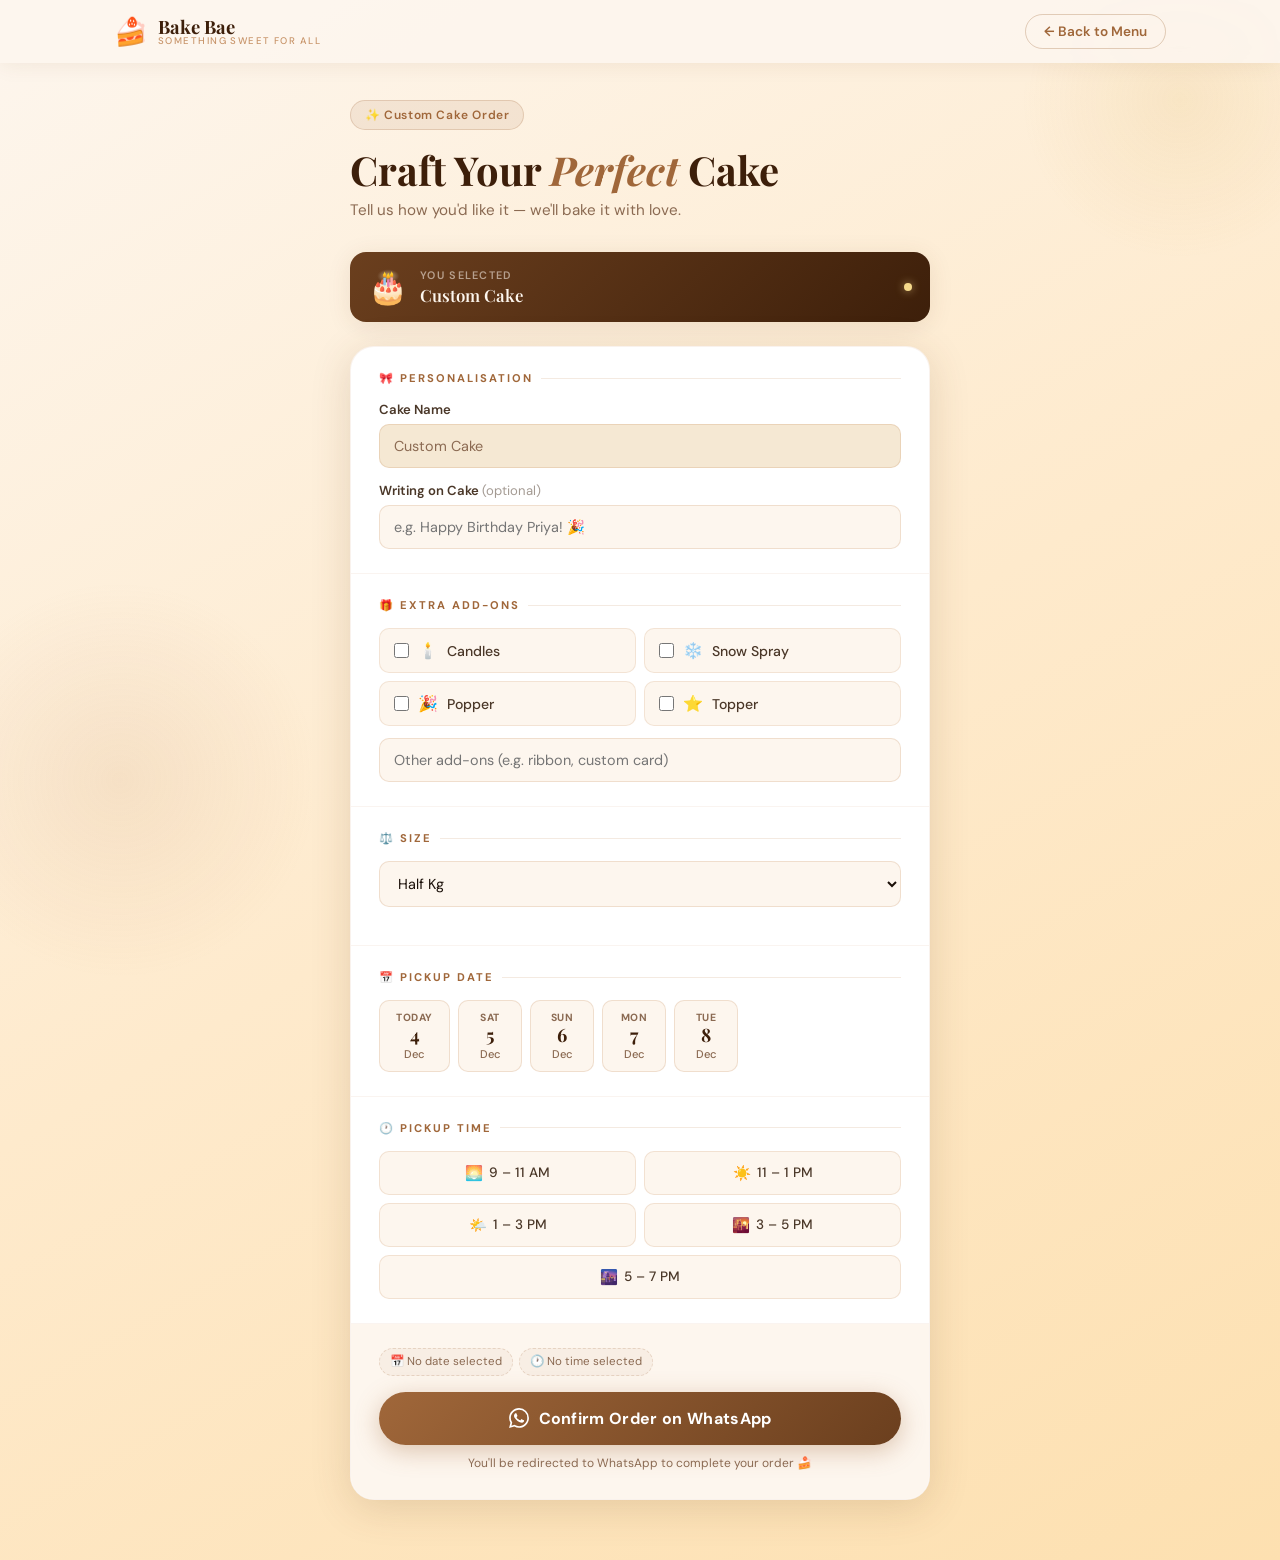
<file: order.html>
<!DOCTYPE html>
<html lang="en">
<head>
  <meta charset="UTF-8">
  <title>Order Cake – Bake Bae Bakers</title>
  <meta name="viewport" content="width=device-width, initial-scale=1.0">
  <link rel="preconnect" href="https://fonts.googleapis.com" />
  <link rel="preconnect" href="https://fonts.gstatic.com" crossorigin />
  <link href="https://fonts.googleapis.com/css2?family=Playfair+Display:ital,wght@0,400;0,600;0,700;1,400;1,600&family=DM+Sans:wght@300;400;500;600&display=swap" rel="stylesheet" />

  <style>
    *, *::before, *::after { box-sizing: border-box; margin: 0; padding: 0; }

    :root {
      --cream: #fdf6ee;
      --cream-dark: #f5e8d3;
      --brown-light: #c8956a;
      --brown: #a0673a;
      --brown-dark: #6b3f1e;
      --chocolate: #3d1f0a;
      --gold: #d4a843;
      --gold-light: #f5d98b;
      --pink-soft: #fce4d6;
      --text-dark: #1a0f08;
      --text-mid: #4a3728;
      --text-light: #8b6a52;
      --white: #ffffff;
      --shadow-soft: 0 4px 24px rgba(100,60,20,0.10);
      --shadow-mid: 0 8px 40px rgba(100,60,20,0.16);
      --radius-sm: 10px;
      --radius-md: 16px;
      --radius-lg: 24px;
      --transition: 0.35s cubic-bezier(0.4,0,0.2,1);
      --font-display: 'Playfair Display', Georgia, serif;
      --font-body: 'DM Sans', -apple-system, sans-serif;
    }

    html { scroll-behavior: smooth; }

    body {
      font-family: var(--font-body);
      background: linear-gradient(150deg, var(--cream) 0%, #feeacc 50%, #fde0b0 100%);
      min-height: 100vh;
      color: var(--text-dark);
      opacity: 0;
      animation: pageFadeIn 0.6s ease forwards;
    }

    @keyframes pageFadeIn { to { opacity: 1; } }
    @keyframes fadeUp {
      from { opacity: 0; transform: translateY(20px); }
      to   { opacity: 1; transform: translateY(0); }
    }
    @keyframes floatY {
      0%, 100% { transform: translateY(0px); }
      50%       { transform: translateY(-8px); }
    }

    /* ===== NAVBAR ===== */
    .navbar {
      position: fixed;
      top: 0; left: 0; right: 0;
      z-index: 100;
      padding: 14px 0;
      background: rgba(253,246,238,0.92);
      backdrop-filter: blur(14px);
      -webkit-backdrop-filter: blur(14px);
      box-shadow: 0 2px 20px rgba(100,60,20,0.08);
    }
    .nav-container {
      max-width: 1100px;
      margin: 0 auto;
      padding: 0 24px;
      display: flex;
      align-items: center;
      justify-content: space-between;
    }
    .nav-logo {
      display: flex;
      align-items: center;
      gap: 10px;
      text-decoration: none;
    }
    .nav-logo-icon { font-size: 1.7rem; }
    .nav-logo-text { display: flex; flex-direction: column; line-height: 1; }
    .nav-logo-name {
      font-family: var(--font-display);
      font-size: 1.15rem;
      font-weight: 700;
      color: var(--chocolate);
    }
    .nav-logo-sub {
      font-size: 0.6rem;
      letter-spacing: 0.15em;
      text-transform: uppercase;
      color: var(--brown-light);
      font-weight: 500;
    }
    .back-link {
      display: inline-flex;
      align-items: center;
      gap: 6px;
      font-size: 0.85rem;
      font-weight: 600;
      color: var(--brown);
      text-decoration: none;
      padding: 8px 18px;
      border: 1.5px solid rgba(160,103,58,0.3);
      border-radius: 50px;
      transition: var(--transition);
    }
    .back-link:hover {
      background: var(--brown);
      color: var(--white);
      border-color: var(--brown);
      transform: translateX(-2px);
    }

    /* ===== MAIN LAYOUT ===== */
    .page-wrapper {
      min-height: 100vh;
      padding: 100px 24px 60px;
      display: flex;
      align-items: flex-start;
      justify-content: center;
    }

    .order-layout {
      width: 100%;
      max-width: 580px;
      animation: fadeUp 0.7s ease 0.1s both;
    }

    /* ===== HERO BADGE ===== */
    .page-badge {
      display: inline-flex;
      align-items: center;
      gap: 6px;
      padding: 6px 14px;
      background: rgba(160,103,58,0.1);
      border: 1px solid rgba(160,103,58,0.22);
      border-radius: 50px;
      font-size: 0.75rem;
      font-weight: 600;
      color: var(--brown);
      letter-spacing: 0.05em;
      margin-bottom: 1rem;
    }

    /* ===== PAGE TITLE ===== */
    .page-title {
      font-family: var(--font-display);
      font-size: clamp(1.8rem, 4vw, 2.5rem);
      font-weight: 700;
      color: var(--chocolate);
      line-height: 1.2;
      margin-bottom: 0.4rem;
    }
    .page-title em {
      font-style: italic;
      color: var(--brown);
    }
    .page-subtitle {
      font-size: 0.95rem;
      color: var(--text-light);
      margin-bottom: 2rem;
    }

    /* ===== CAKE BADGE ===== */
    .cake-selected-badge {
      display: flex;
      align-items: center;
      gap: 12px;
      background: linear-gradient(135deg, var(--brown-dark) 0%, var(--chocolate) 100%);
      border-radius: var(--radius-md);
      padding: 14px 18px;
      margin-bottom: 1.5rem;
      box-shadow: var(--shadow-soft);
      animation: fadeUp 0.6s ease 0.2s both;
    }
    .cake-badge-icon { font-size: 2rem; animation: floatY 3s ease-in-out infinite; }
    .cake-badge-text { flex: 1; }
    .cake-badge-label {
      font-size: 0.68rem;
      font-weight: 600;
      letter-spacing: 0.12em;
      text-transform: uppercase;
      color: rgba(253,246,238,0.55);
      margin-bottom: 2px;
    }
    .cake-badge-name {
      font-family: var(--font-display);
      font-size: 1.05rem;
      font-weight: 600;
      color: var(--cream);
    }
    .cake-badge-dot {
      width: 8px; height: 8px;
      border-radius: 50%;
      background: var(--gold-light);
      box-shadow: 0 0 8px rgba(245,217,139,0.6);
    }

    /* ===== FORM CARD ===== */
    .order-card {
      background: var(--white);
      border-radius: var(--radius-lg);
      box-shadow: var(--shadow-mid);
      border: 1px solid rgba(200,149,106,0.12);
      overflow: hidden;
      animation: fadeUp 0.7s ease 0.15s both;
    }

    /* ===== FORM SECTIONS ===== */
    .form-section {
      padding: 24px 28px;
      border-bottom: 1px solid rgba(200,149,106,0.1);
    }
    .form-section:last-of-type { border-bottom: none; }

    .section-label {
      display: flex;
      align-items: center;
      gap: 8px;
      font-size: 0.7rem;
      font-weight: 700;
      letter-spacing: 0.18em;
      text-transform: uppercase;
      color: var(--brown);
      margin-bottom: 1rem;
    }
    .section-label::after {
      content: '';
      flex: 1;
      height: 1px;
      background: rgba(200,149,106,0.2);
    }

    .form-group {
      display: flex;
      flex-direction: column;
      gap: 6px;
      margin-bottom: 14px;
    }
    .form-group:last-child { margin-bottom: 0; }

    label.field-label {
      font-size: 0.82rem;
      font-weight: 600;
      color: var(--text-mid);
    }

    input[type="text"],
    select,
    input[type="text"]::placeholder {
      font-family: var(--font-body);
    }
    input[type="text"],
    select {
      padding: 12px 14px;
      border-radius: var(--radius-sm);
      border: 1.5px solid rgba(200,149,106,0.25);
      font-size: 0.9rem;
      color: var(--text-dark);
      background: var(--cream);
      outline: none;
      transition: border-color 0.2s, box-shadow 0.2s;
      width: 100%;
    }
    input[type="text"]:focus,
    select:focus {
      border-color: var(--brown);
      box-shadow: 0 0 0 3px rgba(160,103,58,0.12);
      background: var(--white);
    }
    input[readonly] {
      color: var(--text-light);
      cursor: default;
      background: var(--cream-dark);
    }

    /* ===== ADDONS GRID ===== */
    .addons-grid {
      display: grid;
      grid-template-columns: 1fr 1fr;
      gap: 8px;
      margin-bottom: 12px;
    }
    .addon-item {
      display: flex;
      align-items: center;
      gap: 9px;
      padding: 11px 14px;
      border-radius: var(--radius-sm);
      border: 1.5px solid rgba(200,149,106,0.2);
      background: var(--cream);
      cursor: pointer;
      transition: var(--transition);
      font-size: 0.88rem;
      font-weight: 500;
      color: var(--text-mid);
      user-select: none;
    }
    .addon-item:hover {
      border-color: var(--brown-light);
      background: var(--cream-dark);
    }
    .addon-item input[type="checkbox"] {
      accent-color: var(--brown);
      width: 15px;
      height: 15px;
      cursor: pointer;
      flex-shrink: 0;
      padding: 0;
      border-radius: 4px;
      border: none;
      background: none;
    }
    .addon-item:has(input:checked) {
      border-color: var(--brown);
      background: rgba(160,103,58,0.07);
      color: var(--brown-dark);
    }
    .addon-emoji { font-size: 1rem; }

    /* ===== DATE BUTTONS ===== */
    .date-buttons {
      display: flex;
      gap: 8px;
      flex-wrap: wrap;
    }
    .date-btn {
      padding: 10px 16px;
      border-radius: var(--radius-sm);
      border: 1.5px solid rgba(200,149,106,0.25);
      background: var(--cream);
      color: var(--text-mid);
      font-family: var(--font-body);
      font-size: 0.85rem;
      font-weight: 500;
      cursor: pointer;
      transition: var(--transition);
      display: flex;
      flex-direction: column;
      align-items: center;
      gap: 2px;
      min-width: 64px;
    }
    .date-btn .day-name {
      font-size: 0.65rem;
      font-weight: 700;
      letter-spacing: 0.06em;
      text-transform: uppercase;
      color: var(--text-light);
    }
    .date-btn .day-num {
      font-family: var(--font-display);
      font-size: 1.15rem;
      font-weight: 700;
      color: var(--chocolate);
      line-height: 1;
    }
    .date-btn .month-name {
      font-size: 0.7rem;
      color: var(--text-light);
    }
    .date-btn:hover {
      border-color: var(--brown-light);
      background: var(--cream-dark);
      transform: translateY(-2px);
      box-shadow: var(--shadow-soft);
    }
    .date-btn.active {
      background: linear-gradient(135deg, var(--brown-dark) 0%, var(--chocolate) 100%);
      border-color: transparent;
      box-shadow: 0 4px 16px rgba(107,63,30,0.35);
    }
    .date-btn.active .day-name,
    .date-btn.active .day-num,
    .date-btn.active .month-name {
      color: var(--cream);
    }
    .date-btn.active .day-num { color: var(--gold-light); }

    /* ===== TIME SLOTS ===== */
    .time-slots {
      display: grid;
      grid-template-columns: 1fr 1fr;
      gap: 8px;
    }
    .slot {
      display: flex;
      align-items: center;
      justify-content: center;
      gap: 6px;
      padding: 12px 10px;
      border-radius: var(--radius-sm);
      border: 1.5px solid rgba(200,149,106,0.22);
      background: var(--cream);
      cursor: pointer;
      transition: var(--transition);
      text-align: center;
      user-select: none;
    }
    .slot input { display: none; }
    .slot-icon { font-size: 0.9rem; }
    .slot-text {
      font-size: 0.85rem;
      font-weight: 500;
      color: var(--text-mid);
    }
    .slot:hover {
      border-color: var(--brown-light);
      background: var(--cream-dark);
      transform: translateY(-1px);
    }
    .slot.active {
      background: linear-gradient(135deg, var(--brown-dark) 0%, var(--chocolate) 100%);
      border-color: transparent;
      box-shadow: 0 4px 14px rgba(107,63,30,0.3);
    }
    .slot.active .slot-text,
    .slot.active .slot-icon { color: var(--cream); }

    /* ===== SUBMIT AREA ===== */
    .submit-section {
      padding: 24px 28px 28px;
      background: var(--cream);
    }

    .summary-pills {
      display: flex;
      flex-wrap: wrap;
      gap: 6px;
      margin-bottom: 16px;
      min-height: 28px;
    }
    .pill {
      display: inline-flex;
      align-items: center;
      gap: 4px;
      padding: 4px 10px;
      border-radius: 50px;
      background: rgba(160,103,58,0.1);
      border: 1px solid rgba(160,103,58,0.2);
      font-size: 0.72rem;
      font-weight: 600;
      color: var(--brown-dark);
      animation: fadeUp 0.3s ease both;
    }
    .pill.missing {
      background: rgba(160,103,58,0.05);
      border-style: dashed;
      color: var(--text-light);
      font-weight: 400;
    }

    .btn-submit {
      display: flex;
      align-items: center;
      justify-content: center;
      gap: 10px;
      width: 100%;
      padding: 16px 24px;
      background: linear-gradient(135deg, var(--brown) 0%, var(--brown-dark) 100%);
      color: var(--white);
      border-radius: 50px;
      border: none;
      font-family: var(--font-body);
      font-size: 1rem;
      font-weight: 700;
      cursor: pointer;
      transition: var(--transition);
      box-shadow: 0 6px 24px rgba(160,103,58,0.35);
      letter-spacing: 0.02em;
    }
    .btn-submit:hover {
      background: linear-gradient(135deg, var(--brown-dark) 0%, var(--chocolate) 100%);
      transform: translateY(-2px);
      box-shadow: 0 10px 36px rgba(160,103,58,0.45);
    }
    .btn-submit:active { transform: translateY(0); }
    .btn-submit svg { flex-shrink: 0; }

    .order-note {
      text-align: center;
      margin-top: 10px;
      font-size: 0.75rem;
      color: var(--text-light);
    }

    /* ===== DECORATIVE BG ELEMENTS ===== */
    .bg-deco {
      position: fixed;
      pointer-events: none;
      z-index: 0;
    }
    .bg-deco-1 {
      top: -60px; right: -60px;
      width: 320px; height: 320px;
      border-radius: 50%;
      background: radial-gradient(circle, rgba(212,168,67,0.12) 0%, transparent 70%);
    }
    .bg-deco-2 {
      bottom: -80px; left: -80px;
      width: 400px; height: 400px;
      border-radius: 50%;
      background: radial-gradient(circle, rgba(200,149,106,0.14) 0%, transparent 70%);
    }

    /* ===== HIDDEN SIZE FIELD ===== */
    .custom-size-wrap { display: none; }

    /* ===== RESPONSIVE ===== */
    @media (max-width: 520px) {
      .page-wrapper { padding: 88px 16px 50px; }
      .form-section { padding: 20px 20px; }
      .addons-grid { grid-template-columns: 1fr 1fr; }
      .time-slots { grid-template-columns: 1fr 1fr; }
      .submit-section { padding: 18px 20px 24px; }
    }
  </style>
</head>

<body>
  <div class="bg-deco bg-deco-1"></div>
  <div class="bg-deco bg-deco-2"></div>

  <!-- NAVBAR -->
  <nav class="navbar">
    <div class="nav-container">
      <a href="home.html" class="nav-logo">
        <span class="nav-logo-icon">🍰</span>
        <div class="nav-logo-text">
          <span class="nav-logo-name">Bake Bae</span>
          <span class="nav-logo-sub">Something Sweet For All</span>
        </div>
      </a>
      <a href="home.html#menu" class="back-link">
        ← Back to Menu
      </a>
    </div>
  </nav>

  <!-- MAIN -->
  <div class="page-wrapper">
    <div class="order-layout">

      <!-- Page heading -->
      <div class="page-badge">✨ Custom Cake Order</div>
      <h1 class="page-title">Craft Your <em>Perfect</em> Cake</h1>
      <p class="page-subtitle">Tell us how you'd like it — we'll bake it with love.</p>

      <!-- Selected cake badge -->
      <div class="cake-selected-badge">
        <div class="cake-badge-icon">🎂</div>
        <div class="cake-badge-text">
          <div class="cake-badge-label">You selected</div>
          <div class="cake-badge-name" id="cakeBadgeName">Loading…</div>
        </div>
        <div class="cake-badge-dot"></div>
      </div>

      <!-- FORM CARD -->
      <div class="order-card">

        <!-- SECTION 1: Personalisation -->
        <div class="form-section">
          <div class="section-label">🎀 Personalisation</div>

          <div class="form-group">
            <label class="field-label">Cake Name</label>
            <input type="text" id="cakeName" readonly />
          </div>

          <div class="form-group">
            <label class="field-label">Writing on Cake <span style="opacity:.5;font-weight:400">(optional)</span></label>
            <input type="text" id="writing" placeholder="e.g. Happy Birthday Priya! 🎉" />
          </div>
        </div>

        <!-- SECTION 2: Add-ons -->
        <div class="form-section">
          <div class="section-label">🎁 Extra Add-ons</div>

          <div class="addons-grid">
            <label class="addon-item">
              <input type="checkbox" value="Candles">
              <span class="addon-emoji">🕯️</span> Candles
            </label>
            <label class="addon-item">
              <input type="checkbox" value="Snow Spray">
              <span class="addon-emoji">❄️</span> Snow Spray
            </label>
            <label class="addon-item">
              <input type="checkbox" value="Popper">
              <span class="addon-emoji">🎉</span> Popper
            </label>
            <label class="addon-item">
              <input type="checkbox" value="Topper">
              <span class="addon-emoji">⭐</span> Topper
            </label>
          </div>

          <div class="form-group" style="margin-top:8px;">
            <input type="text" id="customAddon" placeholder="Other add-ons (e.g. ribbon, custom card)" />
          </div>
        </div>

        <!-- SECTION 3: Size -->
        <div class="form-section">
          <div class="section-label">⚖️ Size</div>
          <div class="form-group">
            <select id="size">
              <option value="Half Kg">Half Kg</option>
              <option value="1 Kg">1 Kg</option>
              <option value="Other">Other (custom)</option>
            </select>
          </div>
          <div class="form-group custom-size-wrap" id="customSizeWrap">
            <input type="text" id="customSize" placeholder="Enter custom size / weight" />
          </div>
        </div>

        <!-- SECTION 4: Pickup Date -->
        <div class="form-section">
          <div class="section-label">📅 Pickup Date</div>
          <div class="date-buttons" id="dateButtons"></div>
        </div>

        <!-- SECTION 5: Pickup Time -->
        <div class="form-section">
          <div class="section-label">🕐 Pickup Time</div>
          <div class="time-slots">
            <label class="slot">
              <input type="radio" name="pickupSlot" value="9 AM - 11 AM">
              <span class="slot-icon">🌅</span>
              <span class="slot-text">9 – 11 AM</span>
            </label>
            <label class="slot">
              <input type="radio" name="pickupSlot" value="11 AM - 1 PM">
              <span class="slot-icon">☀️</span>
              <span class="slot-text">11 – 1 PM</span>
            </label>
            <label class="slot">
              <input type="radio" name="pickupSlot" value="1 PM - 3 PM">
              <span class="slot-icon">🌤️</span>
              <span class="slot-text">1 – 3 PM</span>
            </label>
            <label class="slot">
              <input type="radio" name="pickupSlot" value="3 PM - 5 PM">
              <span class="slot-icon">🌇</span>
              <span class="slot-text">3 – 5 PM</span>
            </label>
            <label class="slot" style="grid-column: span 2;">
              <input type="radio" name="pickupSlot" value="5 PM - 7 PM">
              <span class="slot-icon">🌆</span>
              <span class="slot-text">5 – 7 PM</span>
            </label>
          </div>
        </div>

        <!-- SUBMIT AREA -->
        <div class="submit-section">
          <!-- Live summary pills -->
          <div class="summary-pills" id="summaryPills">
            <span class="pill missing">📅 No date selected</span>
            <span class="pill missing">🕐 No time selected</span>
          </div>

          <button type="button" id="submitBtn" class="btn-submit">
            <svg width="20" height="20" viewBox="0 0 24 24" fill="currentColor">
              <path d="M17.472 14.382c-.297-.149-1.758-.867-2.03-.967-.273-.099-.471-.148-.67.15-.197.297-.767.966-.94 1.164-.173.199-.347.223-.644.075-.297-.15-1.255-.463-2.39-1.475-.883-.788-1.48-1.761-1.653-2.059-.173-.297-.018-.458.13-.606.134-.133.298-.347.446-.52.149-.174.198-.298.298-.497.099-.198.05-.371-.025-.52-.075-.149-.669-1.612-.916-2.207-.242-.579-.487-.5-.669-.51-.173-.008-.371-.01-.57-.01-.198 0-.52.074-.792.372-.272.297-1.04 1.016-1.04 2.479 0 1.462 1.065 2.875 1.213 3.074.149.198 2.096 3.2 5.077 4.487.709.306 1.262.489 1.694.625.712.227 1.36.195 1.871.118.571-.085 1.758-.719 2.006-1.413.248-.694.248-1.289.173-1.413-.074-.124-.272-.198-.57-.347m-5.421 7.403h-.004a9.87 9.87 0 01-5.031-1.378l-.361-.214-3.741.982.998-3.648-.235-.374a9.86 9.86 0 01-1.51-5.26c.001-5.45 4.436-9.884 9.888-9.884 2.64 0 5.122 1.03 6.988 2.898a9.825 9.825 0 012.893 6.994c-.003 5.45-4.437 9.884-9.885 9.884m8.413-18.297A11.815 11.815 0 0012.05 0C5.495 0 .16 5.335.157 11.892c0 2.096.547 4.142 1.588 5.945L.057 24l6.305-1.654a11.882 11.882 0 005.683 1.448h.005c6.554 0 11.89-5.335 11.893-11.893a11.821 11.821 0 00-3.48-8.413z"/>
            </svg>
            Confirm Order on WhatsApp
          </button>
          <p class="order-note">You'll be redirected to WhatsApp to complete your order 🍰</p>
        </div>

      </div><!-- /order-card -->
    </div><!-- /order-layout -->
  </div><!-- /page-wrapper -->

  <script>
    // ── Cake name from URL params ──
    const params = new URLSearchParams(window.location.search);
    const cake = params.get("cake") || "Custom Cake";
    document.getElementById("cakeName").value = cake;
    document.getElementById("cakeBadgeName").textContent = cake;

    // ── Size toggle ──
    const sizeSelect = document.getElementById("size");
    const customWrap = document.getElementById("customSizeWrap");
    sizeSelect.addEventListener("change", () => {
      customWrap.style.display = sizeSelect.value === "Other" ? "block" : "none";
    });

    // ── Date buttons ──
    const dateContainer = document.getElementById("dateButtons");
    let selectedDate = "";
    const days = ["Sun","Mon","Tue","Wed","Thu","Fri","Sat"];
    const months = ["Jan","Feb","Mar","Apr","May","Jun","Jul","Aug","Sep","Oct","Nov","Dec"];

    for (let i = 0; i <= 4; i++) {
      const d = new Date();
      d.setDate(d.getDate() + i);

      const btn = document.createElement("button");
      btn.type = "button";
      btn.className = "date-btn";
      btn.innerHTML = `
        <span class="day-name">${i === 0 ? "Today" : days[d.getDay()]}</span>
        <span class="day-num">${d.getDate()}</span>
        <span class="month-name">${months[d.getMonth()]}</span>
      `;

      const value = d.toISOString().split("T")[0];
      btn.onclick = () => {
        document.querySelectorAll(".date-btn").forEach(b => b.classList.remove("active"));
        btn.classList.add("active");
        selectedDate = value;
        updateSummary();
      };

      dateContainer.appendChild(btn);
    }

    // ── Time slot selection ──
    document.querySelectorAll(".slot").forEach(slot => {
      slot.addEventListener("click", () => {
        document.querySelectorAll(".slot").forEach(s => s.classList.remove("active"));
        slot.classList.add("active");
        slot.querySelector("input").checked = true;
        updateSummary();
      });
    });

    // ── Live summary pills ──
    function updateSummary() {
      const pills = document.getElementById("summaryPills");
      const slot = document.querySelector('input[name="pickupSlot"]:checked');
      pills.innerHTML = "";

      if (selectedDate) {
        const d = new Date(selectedDate + "T00:00:00");
        pills.innerHTML += `<span class="pill">📅 ${d.toLocaleDateString("en-IN",{day:"numeric",month:"short"})}</span>`;
      } else {
        pills.innerHTML += `<span class="pill missing">📅 No date selected</span>`;
      }

      if (slot) {
        pills.innerHTML += `<span class="pill">🕐 ${slot.value}</span>`;
      } else {
        pills.innerHTML += `<span class="pill missing">🕐 No time selected</span>`;
      }

      const size = sizeSelect.value === "Other"
        ? (document.getElementById("customSize").value || "Custom")
        : sizeSelect.value;
      if (size) pills.innerHTML += `<span class="pill">⚖️ ${size}</span>`;

      const addons = Array.from(document.querySelectorAll('.addons-grid input:checked')).map(e => e.value);
      if (addons.length) pills.innerHTML += `<span class="pill">🎁 ${addons.join(", ")}</span>`;
    }

    // update pills on size/addon changes
    sizeSelect.addEventListener("change", updateSummary);
    document.querySelectorAll('.addons-grid input').forEach(cb => cb.addEventListener("change", updateSummary));

    // ── Submit ──
    document.getElementById("submitBtn").addEventListener("click", () => {
      const writing = document.getElementById("writing").value;
      const selectedSlot = document.querySelector('input[name="pickupSlot"]:checked');
      const pickupTime = selectedSlot ? selectedSlot.value : "";

      if (!selectedDate || !pickupTime) {
        // Shake animation hint
        const card = document.querySelector(".order-card");
        card.style.transition = "transform 0.1s";
        let times = 0;
        const shake = setInterval(() => {
          card.style.transform = times % 2 === 0 ? "translateX(-6px)" : "translateX(6px)";
          times++;
          if (times > 5) { clearInterval(shake); card.style.transform = ""; }
        }, 60);
        alert("Please select a pickup date & time before confirming.");
        return;
      }

      const checkedAddons = Array.from(document.querySelectorAll('.addons-grid input:checked')).map(el => el.value);
      const customAddon = document.getElementById("customAddon").value.trim();
      let addons = [...checkedAddons];
      if (customAddon) addons.push(customAddon);

      const size = sizeSelect.value === "Other"
        ? document.getElementById("customSize").value
        : sizeSelect.value;

      const message = `Hi Bake Bae! 🎂 I'd like to place a cake order:

Cake: ${cake}
Writing on Cake: ${writing || "None"}
Add-ons: ${addons.join(", ") || "None"}
Size: ${size}

Pickup Date: ${selectedDate}
Pickup Time: ${pickupTime}

Looking forward to hearing from you! 🍰`;

      window.location.href = "https://wa.me/9995523420?text=" + encodeURIComponent(message);
    });
  </script>
</body>
</html>
</file>
<file: style.css>
/* =========================================
   BAKE BAE BAKERS – styles.css
   Buildex Web Solutions
   ========================================= */

/* ===== RESET & BASE ===== */
*, *::before, *::after { box-sizing: border-box; margin: 0; padding: 0; }
html, body {
  max-width: 100%;
  overflow-x: hidden;
}
:root {
  --cream: #fdf6ee;
  --cream-dark: #f5e8d3;
  --brown-light: #c8956a;
  --brown: #a0673a;
  --brown-dark: #6b3f1e;
  --chocolate: #3d1f0a;
  --gold: #d4a843;
  --gold-light: #f5d98b;
  --pink-soft: #fce4d6;
  --pink: #e8896a;
  --green-fresh: #4a7c59;
  --wa-green: #25D366;
  --wa-dark: #128C7E;
  --text-dark: #1a0f08;
  --text-mid: #4a3728;
  --text-light: #8b6a52;
  --white: #ffffff;
  --shadow-soft: 0 4px 24px rgba(100, 60, 20, 0.10);
  --shadow-mid: 0 8px 40px rgba(100, 60, 20, 0.16);
  --shadow-strong: 0 16px 64px rgba(100, 60, 20, 0.22);
  --radius-sm: 10px;
  --radius-md: 16px;
  --radius-lg: 24px;
  --radius-xl: 36px;
  --transition: 0.35s cubic-bezier(0.4, 0, 0.2, 1);
  --font-display: 'Playfair Display', Georgia, serif;
  --font-body: 'DM Sans', -apple-system, sans-serif;



  --brand-pink: #e94b7d;
--brand-pink-soft: #ffe0ea;

--brand-blue: #2f3e8f;
--brand-blue-soft: #dde3ff;



}

html { scroll-behavior: smooth; font-size: 16px; }

body {
  font-family: var(--font-body);
  background: var(--cream);
  color: var(--text-dark);
  line-height: 1.7;
  overflow-x: hidden;
  opacity: 0;
  animation: pageFadeIn 0.8s ease forwards;
}

img { max-width: 100%; height: auto; display: block; }
a { text-decoration: none; color: inherit; }
ul { list-style: none; }

.container {
  max-width: 1200px;
  margin: 0 auto;
  padding: 0 24px;
}

/* ===== ANIMATIONS ===== */
@keyframes fadeIn {
  from { opacity: 0; transform: translateY(24px); }
  to   { opacity: 1; transform: translateY(0); }
}
@keyframes floatY {
  0%, 100% { transform: translateY(0px) rotate(0deg); }
  50%       { transform: translateY(-14px) rotate(5deg); }
}
@keyframes pulse-ring {
  0%   { transform: scale(1); opacity: 0.6; }
  100% { transform: scale(1.5); opacity: 0; }
}
@keyframes spin-slow {
  from { transform: rotate(0deg); }
  to   { transform: rotate(360deg); }
}
@keyframes wa-bounce {
  0%, 100% { transform: scale(1); }
  50%       { transform: scale(1.08); }
}
@keyframes scroll-hint {
  0%, 100% { opacity: 1; transform: translateY(0); }
  50%       { opacity: 0.4; transform: translateY(6px); }
}
@keyframes pageFadeIn {
  to { opacity: 1; }
}

.fade-in  { animation: fadeIn 0.8s ease both; }
.delay-1  { animation-delay: 0.15s; }
.delay-2  { animation-delay: 0.30s; }
.delay-3  { animation-delay: 0.45s; }
.delay-4  { animation-delay: 0.60s; }

.fade-up {
  opacity: 0;
  transform: translateY(32px);
  transition: opacity 0.7s ease, transform 0.7s ease;
}
.fade-up.visible {
  opacity: 1;
  transform: translateY(0);
}
.fade-up.delay-1 { transition-delay: 0.1s; }
.fade-up.delay-2 { transition-delay: 0.2s; }

/* ===== SECTION COMMON ===== */
.section-label {
  font-size: 0.78rem;
  font-weight: 600;
  letter-spacing: 0.18em;
  text-transform: uppercase;
  color: var(--brown);
  margin-bottom: 0.6rem;
}
.section-label.light { color: var(--gold-light); }

.section-title {
  font-family: var(--font-display);
  font-size: clamp(2rem, 4vw, 2.8rem);
  font-weight: 700;
  line-height: 1.2;
  color: var(--chocolate);
  margin-bottom: 0.75rem;
}
.section-title em {
  font-style: italic;
  color: var(--brand-pink);
}
.section-title.light { color: var(--cream); }
.section-title.light em { color: var(--gold-light); }

.section-sub {
  font-size: 1.05rem;
  color: var(--text-light);
  max-width: 540px;
}

.section-header {
  text-align: center;
  margin-bottom: 3rem;
}
.section-header .section-sub { margin: 0 auto; }

/* ===== BUTTONS ===== */
.btn-primary {
  display: inline-flex;
  align-items: center;
  gap: 10px;
  padding: 14px 30px;
  background: var(--brown);
  color: var(--white);
  border-radius: 50px;
  font-size: 1rem;
  font-weight: 600;
  font-family: var(--font-body);
  letter-spacing: 0.02em;
  transition: var(--transition);
  box-shadow: 0 4px 20px rgba(160, 103, 58, 0.3);
  cursor: pointer;
  border: none;
}
.btn-primary:hover {
  background: var(--brown-dark);
  transform: translateY(-2px);
  box-shadow: 0 8px 32px rgba(160, 103, 58, 0.4);
}

.btn-secondary {
  display: inline-flex;
  align-items: center;
  gap: 8px;
  padding: 14px 30px;
  background: transparent;
  color: var(--brown-dark);
  border: 2px solid var(--brown-light);
  border-radius: 50px;
  font-size: 1rem;
  font-weight: 600;
  font-family: var(--font-body);
  transition: var(--transition);
  cursor: pointer;
}
.btn-secondary:hover {
  background: var(--cream-dark);
  border-color: var(--brown);
  transform: translateY(-2px);
}

.btn-outline {
  display: inline-flex;
  align-items: center;
  gap: 8px;
  padding: 12px 26px;
  background: transparent;
  color: var(--brand-blue);
  border: 2px solid var(--brown);
  border-radius: 50px;
  font-size: 0.95rem;
  font-weight: 600;
  transition: var(--transition);
}
.btn-outline:hover {
   background: var(--brand-blue);
  color: var(--white);
}

.wa-btn {
  background: var(--wa-green) !important;
  box-shadow: 0 4px 20px rgba(37, 211, 102, 0.35) !important;
}
.wa-btn:hover {
  background: var(--wa-dark) !important;
  box-shadow: 0 8px 32px rgba(37, 211, 102, 0.45) !important;
}

/* ===== NAVBAR ===== */
.navbar {
  position: fixed;
  top: 0; left: 0; right: 0;
  z-index: 1000;
  padding: 16px 0;
  transition: var(--transition);
  background: transparent;
}
.navbar.scrolled {
  background: rgba(253, 246, 238, 0.95);
  backdrop-filter: blur(12px);
  -webkit-backdrop-filter: blur(12px);
  padding: 10px 0;
  box-shadow: 0 2px 20px rgba(100, 60, 20, 0.1);
}

.nav-container {
  max-width: 1200px;
  margin: 0 auto;
  padding: 0 24px;
  display: flex;
  align-items: center;
  justify-content: space-between;
}

.nav-logo {
  display: flex;
  align-items: center;
  gap: 10px;
}
.logo-icon { font-size: 1.8rem; line-height: 1; }
.logo-text { display: flex; flex-direction: column; }
.logo-name {
  font-family: var(--font-display);
  font-size: 1.25rem;
  font-weight: 700;
  color: var(--chocolate);
  line-height: 1.1;
}
.logo-sub {
  font-size: 0.65rem;
  letter-spacing: 0.15em;
  text-transform: uppercase;
  color: var(--brown-light);
  font-weight: 500;
}

.nav-links {
  display: flex;
  align-items: center;
  gap: 2rem;
}
.nav-links a {
  font-size: 0.9rem;
  font-weight: 500;
  color: var(--text-mid);
  transition: color 0.2s;
  position: relative;
}
.nav-links a::after {
  content: '';
  position: absolute;
  bottom: -3px; left: 0; right: 0;
  height: 2px;
  background: var(--brand-pink);
  border-radius: 2px;
  transform: scaleX(0);
  transition: transform 0.25s ease;
}
.nav-links a:hover { color: var(--brand-pink); }
.nav-links a:hover::after { transform: scaleX(1); }
.nav-cta {
  background: var(--brown) !important;
  color: var(--white) !important;
  padding: 9px 20px;
  border-radius: 50px;
  font-size: 0.88rem !important;
}
.nav-cta::after { display: none !important; }
.nav-cta:hover { background: var(--brown-dark) !important; }

.hamburger {
  display: none;
  flex-direction: column;
  gap: 5px;
  background: none;
  border: none;
  cursor: pointer;
  padding: 4px;
}
.hamburger span {
  display: block;
  width: 24px;
  height: 2px;
  background: var(--chocolate);
  border-radius: 2px;
  transition: var(--transition);
}
.hamburger.open span:nth-child(1) { transform: translateY(7px) rotate(45deg); }
.hamburger.open span:nth-child(2) { opacity: 0; }
.hamburger.open span:nth-child(3) { transform: translateY(-7px) rotate(-45deg); }

/* ===== HERO ===== */
.hero {
  position: relative;
  min-height: 100vh;
  display: grid;
  grid-template-columns: 1fr 1fr;
  align-items: center;
  padding: 120px 0 80px;
  overflow: hidden;
  background: linear-gradient(150deg, var(--cream) 0%, #feeacc 50%, #fde0b0 100%);
}

.hero-bg-pattern {
  position: absolute;
  inset: 0;
  background-image:
    radial-gradient(circle at 20% 20%, rgba(212, 168, 67, 0.12) 0%, transparent 50%),
    radial-gradient(circle at 80% 80%, rgba(200, 149, 106, 0.15) 0%, transparent 50%),
    radial-gradient(circle at 60% 10%, rgba(253, 224, 176, 0.4) 0%, transparent 40%);
  pointer-events: none;
}

.hero-content {
  padding: 0 24px 0 max(24px, calc((100vw - 1200px) / 2 + 24px));
  position: relative;
  z-index: 2;
}

.hero-badge {
  display: inline-flex;
  align-items: center;
  gap: 6px;
  padding: 6px 16px;
  background: rgba(233, 75, 125, 0.12);
  border: 1px solid rgba(233, 75, 125, 0.25);
  border-radius: 50px;
  font-size: 0.8rem;
  font-weight: 600;
  color: var(--brand-pink);
  letter-spacing: 0.05em;
  margin-bottom: 1.25rem;
}

.hero-title {
  font-family: var(--font-display);
  font-size: clamp(2.8rem, 5.5vw, 4.2rem);
  font-weight: 700;
  line-height: 1.1;
  color: var(--chocolate);
  margin-bottom: 1.25rem;
}
.hero-title em {
  font-style: italic;
  color: var(--brand-pink);
  position: relative;
}
.hero-title em::after {
  content: '';
  position: absolute;
  bottom: -4px; left: 0; right: 0;
  height: 3px;
  background: linear-gradient(90deg, var(--brand-pink), var(--brand-blue));
  border-radius: 3px;
}

.hero-sub {
  font-size: 1.1rem;
  color: var(--text-mid);
  margin-bottom: 2rem;
  line-height: 1.7;
}

.hero-actions {
  display: flex;
  gap: 14px;
  flex-wrap: wrap;
  margin-bottom: 2.5rem;
}

.hero-trust {
  display: flex;
  align-items: center;
  gap: 1.5rem;
}
.trust-item { display: flex; flex-direction: column; }
.trust-num {
  font-family: var(--font-display);
  font-size: 1.6rem;
  font-weight: 700;
  color: var(--brown-dark);
  line-height: 1.1;
}
.trust-label {
  font-size: 0.75rem;
  color: var(--text-light);
  font-weight: 500;
}
.trust-divider {
  width: 1px;
  height: 36px;
  background: rgba(160, 103, 58, 0.25);
}

.hero-visual {
  display: flex;
  align-items: center;
  justify-content: center;
  position: relative;
  z-index: 2;
  padding: 0 24px;
}

.hero-cake-display {
  position: relative;
  width: 380px;
  height: 380px;
  display: flex;
  align-items: center;
  justify-content: center;
}

.cake-circle-bg {
  position: absolute;
  width: 320px;
  height: 320px;
  border-radius: 50%;
  background: linear-gradient(135deg, rgba(253, 224, 176, 0.8) 0%, rgba(245, 217, 139, 0.6) 100%);
  border: 3px solid rgba(212, 168, 67, 0.3);
  animation: floatY 4s ease-in-out infinite;
}

.cake-emoji-main {
  font-size: 7rem;
  position: relative;
  z-index: 2;
  animation: floatY 4s ease-in-out infinite;
  filter: drop-shadow(0 12px 24px rgba(100, 60, 20, 0.25));
}

.floating-item {
  position: absolute;
  font-size: 2.5rem;
  filter: drop-shadow(0 4px 12px rgba(100, 60, 20, 0.2));
}
.item-1 { top: 10%; left: 5%;  animation: floatY 3.2s ease-in-out infinite; }
.item-2 { top: 15%; right: 5%; animation: floatY 3.8s ease-in-out infinite 0.5s; }
.item-3 { bottom: 20%; left: 10%; animation: floatY 3.5s ease-in-out infinite 0.3s; }
.item-4 { bottom: 15%; right: 10%; animation: floatY 4.2s ease-in-out infinite 0.8s; }

.hero-scroll-hint {
  position: absolute;
  bottom: 32px;
  left: 50%;
  transform: translateX(-50%);
  display: flex;
  flex-direction: column;
  align-items: center;
  gap: 6px;
  font-size: 0.72rem;
  color: var(--text-light);
  letter-spacing: 0.1em;
  text-transform: uppercase;
  z-index: 5;
}
.scroll-dot {
  width: 8px;
  height: 8px;
  border-radius: 50%;
  background: var(--brown-light);
  animation: scroll-hint 1.8s ease-in-out infinite;
}

.br-hide { display: none; }
@media (min-width: 600px) { .br-hide { display: block; } }

/* ===== BRAND STORY ===== */
.brand-story {
  padding: 100px 0;
  background: var(--white);
}
.story-grid {
  display: grid;
  grid-template-columns: 1fr 1fr;
  gap: 5rem;
  align-items: center;
}
.story-text .section-label { display: block; margin-bottom: 0.5rem; }
.story-text h2 { margin-bottom: 1.5rem; }
.story-text p { color: var(--text-mid); margin-bottom: 1rem; font-size: 1.02rem; }

.story-values {
  display: grid;
  grid-template-columns: repeat(2, 1fr);
  gap: 1rem;
}
.value-card {
  background: var(--cream);
  border: 1px solid rgba(200, 149, 106, 0.2);
  border-radius: var(--radius-md);
  padding: 1.5rem;
  transition: var(--transition);
}
.value-card:hover {
  transform: translateY(-4px);
  box-shadow: var(--shadow-mid);
  border-color: var(--brown-light);
}
.value-icon { font-size: 1.8rem; margin-bottom: 0.5rem; }
.value-card h3 {
  font-family: var(--font-display);
  font-size: 1rem;
  font-weight: 600;
  color: var(--chocolate);
  margin-bottom: 0.4rem;
}
.value-card p { font-size: 0.88rem; color: var(--text-light); line-height: 1.6; }

/* ===== GALLERY ===== */
.gallery-section {
  padding: 80px 0;
  background: var(--cream);
}

.gallery-filters {
  display: flex;
  justify-content: center;
  gap: 10px;
  margin-bottom: 2.5rem;
  flex-wrap: wrap;
}
.filter-btn {
  padding: 9px 22px;
  border: 2px solid rgba(160, 103, 58, 0.2);
  border-radius: 50px;
  background: transparent;
  color: var(--text-mid);
  font-size: 0.88rem;
  font-weight: 500;
  font-family: var(--font-body);
  cursor: pointer;
  transition: var(--transition);
}
.filter-btn:hover,
.filter-btn.active {
  background: var(--brand-pink);
  border-color: var(--brown);
  color: var(--white);
}

.gallery-grid {
  display: grid;
  grid-template-columns: repeat(4, 1fr);
  gap: 14px;
  flex: 1;
}

.gallery-item {
  position: relative;
  border-radius: 16px;
  overflow: hidden;
  cursor: pointer;
  transition: var(--transition);
  box-shadow: 0 6px 20px rgba(0,0,0,0.08);
}

.gallery-img {
  width: 100%;
  aspect-ratio: 4 / 5;
  overflow: hidden;
}
.gallery-img img {
  width: 100%;
  height: 100%;
  object-fit: cover;
}

.gallery-emoji {
  font-size: 4rem;
  filter: drop-shadow(0 4px 12px rgba(0,0,0,0.15));
  transition: transform 0.4s ease;
}

.gallery-overlay {
  position: absolute;
  inset: 0;
  background: linear-gradient(to top, rgba(30, 10, 0, 0.75) 0%, transparent 60%);
  display: flex;
  flex-direction: column;
  justify-content: flex-end;
  padding: 14px;
  opacity: 0;
  transition: opacity 0.35s ease;
}
.gallery-item:hover .gallery-overlay { opacity: 1; }
.gallery-item:hover .gallery-img { transform: scale(1.06); }
.gallery-item:hover .gallery-emoji { transform: scale(1.15); }

.gallery-tag {
  display: inline-block;
  padding: 3px 10px;
  background: var(--brand-pink);
  color: white;
  font-size: 0.7rem;
  font-weight: 700;
  letter-spacing: 0.08em;
  text-transform: uppercase;
  border-radius: 50px;
  margin-bottom: 4px;
  align-self: flex-start;
}
.gallery-overlay p {
  color: #fff;
  font-size: 0.85rem;
  font-weight: 500;
}

.gallery-cta {
  text-align: center;
  margin-top: 40px;
  padding-bottom: 20px;
}
.gallery-cta p { color: var(--text-light); margin-bottom: 1rem; }

/* ===== WHY CHOOSE US ===== */
.why-us {
  padding: 100px 0;
  background: linear-gradient(180deg, var(--white) 0%, var(--cream-dark) 100%);
}

.why-grid {
  display: grid;
  grid-template-columns: repeat(3, 1fr);
  gap: 1.25rem;
}
.why-card h3,
.why-card .why-num {
  color: var(--cream);
}

.why-card p {
  color: rgba(255, 255, 255, 0.75);
}
.why-card {
  background: linear-gradient(135deg, var(--brown-dark) 0%, var(--chocolate) 100%);
  border: 1px solid rgba(200, 149, 106, 0.15);
  border-radius: var(--radius-md);
  padding: 2rem;
  position: relative;
  transition: var(--transition);
  overflow: hidden;
  color: var(--cream);
}
.why-card::before {
  content: '';
  position: absolute;
  top: 0; left: 0;
  width: 4px;
  height: 0;
  background: linear-gradient(to bottom, var(--gold), var(--brown));
  transition: height 0.4s ease;
}
.why-card:hover { transform: translateY(-6px); box-shadow: var(--shadow-mid); }
.why-card:hover::before { height: 100%; }
.why-card.featured {
  background: linear-gradient(135deg, var(--brown-dark) 0%, var(--chocolate) 100%);
  border-color: transparent;
  color: var(--cream);
}
.why-card.featured::before { background: linear-gradient(to bottom, var(--gold-light), var(--gold)); }
.why-card.featured h3,
.why-card.featured .why-num { color: var(--cream); }
.why-card.featured p { color: rgba(253, 246, 238, 0.75); }

.why-num {
  font-family: var(--font-display);
  font-size: 2.5rem;
  font-weight: 700;
  color: rgba(200, 149, 106, 0.18);
  line-height: 1;
  margin-bottom: 0.5rem;
}
.why-icon { font-size: 1.8rem; margin-bottom: 0.75rem; }
.why-card h3 {
  font-family: var(--font-display);
  font-size: 1.1rem;
  font-weight: 600;
  color: var(--cream);
  margin-bottom: 0.5rem;
}
.why-card p { font-size: 0.9rem; color: rgba(253, 246, 238, 0.75);; line-height: 1.65; }

.featured-badge {
  display: inline-block;
  margin-top: 1rem;
  padding: 4px 12px;
  background: rgba(212, 168, 67, 0.25);
  border: 1px solid rgba(212, 168, 67, 0.5);
  color: var(--gold-light);
  font-size: 0.7rem;
  font-weight: 700;
  letter-spacing: 0.1em;
  text-transform: uppercase;
  border-radius: 50px;
}

/* ===== MENU ===== */
.menu-section {
  padding: 100px 0;
  background: var(--cream);
}

.menu-tabs {
  display: flex;
  justify-content: center;
  gap: 8px;
  margin-bottom: 2.5rem;
  flex-wrap: wrap;
}
.menu-tab {
  padding: 10px 26px;
  border: 2px solid rgba(160, 103, 58, 0.25);
  border-radius: 50px;
  background: transparent;
  color: var(--text-mid);
  font-size: 0.95rem;
  font-weight: 500;
  font-family: var(--font-body);
  cursor: pointer;
  transition: var(--transition);
}
.menu-tab.active{
   background: var(--brand-blue);
  border-color: var(--brand-blue);
}

.menu-tab:hover {
  background: var(--brown-dark);
  border-color: var(--brown-dark);
  color: var(--white);
}

.menu-panel { display: none; }
.menu-panel.active { display: block; }

.menu-grid {
  display: grid;
  grid-template-columns: repeat(3, 1fr);
  gap: 1.25rem;
  margin-bottom: 2rem;
}

.menu-card {
  background: var(--white);
  border-radius: var(--radius-md);
  border: 1px solid rgba(200, 149, 106, 0.15);
  overflow: hidden;
  transition: var(--transition);
  display: flex;
  flex-direction: column;
  justify-content: space-between;
}
.menu-card:hover {
  transform: translateY(-4px);
  box-shadow: var(--shadow-mid);
  border-color: rgba(200, 149, 106, 0.35);
}
.menu-card-top {
  padding: 1.25rem;
  display: flex;
  gap: 1rem;
  align-items: flex-start;
}
.menu-emoji { font-size: 2rem; flex-shrink: 0; line-height: 1; margin-top: 2px; }
.menu-info h4 {
  font-family: var(--font-display);
  font-size: 1rem;
  font-weight: 600;
  color: var(--chocolate);
  margin-bottom: 0.3rem;
  line-height: 1.3;
}
.menu-info p { font-size: 0.83rem; color: var(--text-light); line-height: 1.55; }

.menu-card-bottom {
  padding: 0.75rem 1.25rem;
  border-top: 1px solid rgba(200, 149, 106, 0.12);
  background: rgba(253, 246, 238, 0.5);
  display: flex;
  justify-content: space-between;
  align-items: center;
}
.menu-price {
  font-size: 0.88rem;
  font-weight: 600;
  color: var(--brown-dark);
}
.menu-order {
  padding: 6px 16px;
  background: var(--brown);
  color: var(--white);
  border-radius: 50px;
  font-size: 0.8rem;
  font-weight: 600;
  transition: var(--transition);
}
.menu-order:hover {
  background: var(--brown-dark);
  transform: scale(1.05);
}

.menu-note {
  background: rgba(160, 103, 58, 0.08);
  border: 1px solid rgba(160, 103, 58, 0.2);
  border-radius: var(--radius-md);
  padding: 1.25rem 1.5rem;
  text-align: center;
}
.menu-note p { font-size: 0.92rem; color: var(--text-mid); margin-bottom: 0.25rem; }
.menu-note p:last-child { margin-bottom: 0; }
.menu-note a { color: var(--wa-green); font-weight: 600; }
.menu-note a:hover { text-decoration: underline; }

/* ===== REVIEWS ===== */
.reviews-section {
  padding: 100px 0;
  background: linear-gradient(180deg, var(--cream-dark) 0%, var(--cream) 100%);
}

.reviews-grid {
  display: grid;
  grid-template-columns: 1.2fr 1fr 1fr;
  grid-template-rows: auto auto;
  gap: 1.25rem;
  margin-bottom: 2.5rem;
}

.review-card {
  background: var(--white);
  border: 1px solid rgba(200, 149, 106, 0.15);
  border-radius: var(--radius-md);
  padding: 1.75rem;
  transition: var(--transition);
  display: flex;
  flex-direction: column;
  gap: 0.75rem;
}
.review-card:hover {
  transform: translateY(-4px);
  box-shadow: var(--shadow-mid);
}

.featured-review {
  grid-row: span 2;
  background: linear-gradient(150deg, var(--chocolate) 0%, var(--brown-dark) 100%);
  border-color: transparent;
}

.review-stars { color: var(--gold); font-size: 1rem; letter-spacing: 2px; }

.review-text {
  font-size: 0.95rem;
  color: var(--text-mid);
  line-height: 1.7;
  font-style: italic;
  flex-grow: 1;
}
.featured-review .review-text { color: rgba(253, 246, 238, 0.85); }

.review-author {
  display: flex;
  align-items: center;
  gap: 10px;
  margin-top: auto;
}
.author-avatar {
  width: 38px;
  height: 38px;
  border-radius: 50%;
  background: var(--brown-light);
  color: var(--white);
  display: flex;
  align-items: center;
  justify-content: center;
  font-size: 0.75rem;
  font-weight: 700;
  flex-shrink: 0;
}
.featured-review .author-avatar {
  background: rgba(212, 168, 67, 0.35);
  color: var(--gold-light);
}
.author-name {
  font-size: 0.88rem;
  font-weight: 600;
  color: var(--chocolate);
}
.featured-review .author-name { color: var(--cream); }
.author-meta { font-size: 0.75rem; color: var(--text-light); }
.featured-review .author-meta { color: rgba(253, 246, 238, 0.55); }

.review-source {
  margin-left: auto;
  font-size: 0.7rem;
  font-weight: 700;
  letter-spacing: 0.08em;
  color: var(--text-light);
  background: rgba(200, 149, 106, 0.1);
  padding: 3px 8px;
  border-radius: 50px;
  flex-shrink: 0;
}
.featured-review .review-source {
  color: rgba(253, 246, 238, 0.5);
  background: rgba(255,255,255, 0.08);
}

.review-cta { text-align: center; }
.review-cta p { color: var(--text-light); margin-bottom: 1rem; }

/* ===== ORDER SECTION ===== */
.order-section {
  padding: 100px 0;
  position: relative;
  background: linear-gradient(135deg, var(--chocolate) 0%, var(--brown-dark) 60%, var(--brown) 100%);
  overflow: hidden;
}
.order-bg-pattern {
  position: absolute;
  inset: 0;
  background-image:
    radial-gradient(circle at 10% 90%, rgba(212, 168, 67, 0.15) 0%, transparent 40%),
    radial-gradient(circle at 90% 10%, rgba(253, 246, 238, 0.08) 0%, transparent 40%);
  pointer-events: none;
}

.order-inner {
  display: grid;
  grid-template-columns: 1.2fr 1fr;
  gap: 4rem;
  align-items: center;
  position: relative;
  z-index: 1;
}

.order-text .section-label { display: block; margin-bottom: 0.5rem; }
.order-text h2 { margin-bottom: 1rem; }
.order-text > p { color: rgba(253, 246, 238, 0.7); margin-bottom: 2rem; }

.order-steps { display: flex; flex-direction: column; gap: 1.25rem; }
.order-step { display: flex; align-items: flex-start; gap: 1rem; }
.step-num {
  width: 36px;
  height: 36px;
  border-radius: 50%;
  background: rgba(212, 168, 67, 0.2);
  border: 1px solid rgba(212, 168, 67, 0.4);
  color: var(--gold-light);
  font-family: var(--font-display);
  font-weight: 700;
  font-size: 0.95rem;
  display: flex;
  align-items: center;
  justify-content: center;
  flex-shrink: 0;
}
.step-text { display: flex; flex-direction: column; }
.step-text strong { color: var(--cream); font-size: 0.95rem; }
.step-text span { color: rgba(253, 246, 238, 0.6); font-size: 0.85rem; }

.order-card {
  background: var(--cream);
  border-radius: var(--radius-lg);
  padding: 2.5rem;
  text-align: center;
  box-shadow: var(--shadow-strong);
}
.order-card-icon { font-size: 3rem; margin-bottom: 1rem; }
.order-card h3 {
  font-family: var(--font-display);
  font-size: 1.4rem;
  font-weight: 700;
  color: var(--chocolate);
  margin-bottom: 0.75rem;
}
.order-card > p { font-size: 0.9rem; color: var(--text-light); margin-bottom: 1.5rem; }

.btn-wa-big {
  display: inline-flex;
  align-items: center;
  justify-content: center;
  gap: 10px;
  width: 100%;
  padding: 16px 24px;
  background: var(--wa-green);
  color: var(--white);
  border-radius: 14px;
  font-size: 1.05rem;
  font-weight: 700;
  transition: var(--transition);
  box-shadow: 0 6px 24px rgba(37, 211, 102, 0.35);
}
.btn-wa-big:hover {
  background: var(--wa-dark);
  transform: translateY(-2px);
  box-shadow: 0 10px 36px rgba(37, 211, 102, 0.45);
}

.order-note {
  font-size: 0.78rem;
  color: var(--text-light);
  margin-top: 0.75rem;
}

.order-divider {
  position: relative;
  text-align: center;
  color: var(--text-light);
  font-size: 0.8rem;
  margin: 1rem 0;
  z-index: 1;
  background: var(--cream);
  display: inline-block;
  padding: 0 10px;
}
.order-divider::before {
  content: '';
  position: absolute;
  top: 50%; left: 0; right: 0;
  height: 1px;
  background: rgba(200, 149, 106, 0.2);
  z-index: 0;
}

.btn-call {
  display: block;
  width: 100%;
  padding: 13px;
  border: 2px solid rgba(160, 103, 58, 0.3);
  border-radius: 14px;
  color: var(--brown-dark);
  font-size: 0.95rem;
  font-weight: 600;
  transition: var(--transition);
  text-align: center;
}
.btn-call:hover {
  background: rgba(160, 103, 58, 0.08);
  border-color: var(--brown);
}

/* ===== BULK SECTION ===== */
.bulk-section {
  padding: 60px 0;
  background: var(--gold-light);
}
.bulk-inner {
  display: flex;
  align-items: center;
  justify-content: space-between;
  gap: 2rem;
  flex-wrap: wrap;
}
.bulk-text h3 {
  font-family: var(--font-display);
  font-size: 1.5rem;
  font-weight: 700;
  color: var(--chocolate);
  margin-bottom: 0.4rem;
}
.bulk-text p { color: var(--brown-dark); font-size: 1rem; }

/* ===== CONTACT ===== */
.contact-section {
  padding: 100px 0;
  background: var(--white);
}

.contact-grid {
  display: grid;
  grid-template-columns: 1fr 1.1fr;
  gap: 2.5rem;
  align-items: start;
}

.contact-info { display: flex; flex-direction: column; gap: 1rem; }

.contact-card {
  background: var(--cream);
  border: 1px solid rgba(200, 149, 106, 0.18);
  border-radius: var(--radius-md);
  padding: 1.25rem 1.5rem;
  display: flex;
  gap: 1rem;
  align-items: flex-start;
  transition: var(--transition);
}
.contact-card:hover {
  border-color: var(--brown-light);
  box-shadow: var(--shadow-soft);
}

.contact-icon { font-size: 1.5rem; flex-shrink: 0; line-height: 1; margin-top: 2px; }
.contact-card h4 {
  font-family: var(--font-display);
  font-size: 0.95rem;
  font-weight: 600;
  color: var(--chocolate);
  margin-bottom: 0.3rem;
}
.contact-card p { font-size: 0.88rem; color: var(--text-mid); line-height: 1.6; margin-bottom: 0.5rem; }
.contact-card p:last-child { margin-bottom: 0; }
.contact-link {
  font-size: 0.85rem;
  font-weight: 600;
  color: var(--brown);
  display: inline-block;
  margin-top: 4px;
}
.contact-link:hover { text-decoration: underline; }

.contact-btns { display: flex; gap: 8px; flex-wrap: wrap; margin-top: 8px; }
.btn-contact {
  padding: 8px 18px;
  border: 2px solid rgba(160, 103, 58, 0.3);
  border-radius: 50px;
  font-size: 0.82rem;
  font-weight: 600;
  color: var(--brown-dark);
  transition: var(--transition);
}
.btn-contact:hover {
  background: var(--brown-dark);
  border-color: var(--brown-dark);
  color: var(--white);
}
.btn-contact.wa { background: var(--wa-green); border-color: var(--wa-green); color: var(--white); }
.btn-contact.wa:hover { background: var(--wa-dark); border-color: var(--wa-dark); }

.social-links { display: flex; flex-direction: column; gap: 6px; margin-top: 6px; }
.social-btn {
  display: inline-flex;
  align-items: center;
  gap: 6px;
  font-size: 0.85rem;
  font-weight: 500;
  color: var(--brown);
  padding: 5px 0;
  transition: color 0.2s;
}
.social-btn:hover { color: var(--brown-dark); text-decoration: underline; }

.open-badge {
  display: inline-block;
  padding: 3px 10px;
  border-radius: 50px;
  font-size: 0.72rem;
  font-weight: 700;
  margin-top: 6px;
  background: rgba(74, 124, 89, 0.12);
  color: var(--green-fresh);
}
.open-badge.closed { background: rgba(180, 50, 50, 0.1); color: #b43232; }

.contact-map {
  border-radius: var(--radius-lg);
  overflow: hidden;
  height: 480px;
  box-shadow: var(--shadow-mid);
  border: 3px solid var(--cream-dark);
}

/* ===== FOOTER ===== */
.footer {
  background: var(--chocolate);
  color: var(--cream);
  padding: 72px 0 0;
}

.footer-grid {
  display: grid;
  grid-template-columns: 1.8fr 1fr 1fr 1.4fr;
  gap: 3rem;
  padding-bottom: 3rem;
  border-bottom: 1px solid rgba(253, 246, 238, 0.1);
}
.footer-logo-img {
  width: 150px;
  border-radius: 8px; /* gives that cozy bakery feel */
}
.footer-logo {
  display: flex;
  align-items: center;
  gap: 10px;
  font-size: 2rem;
  margin-bottom: 1rem;
}
.footer-logo-name {
  font-family: var(--font-display);
  font-size: 1.15rem;
  font-weight: 700;
  color: var(--cream);
}
.footer-logo-sub {
  font-size: 0.65rem;
  letter-spacing: 0.12em;
  text-transform: uppercase;
  color: var(--brown-light);
}
.footer-tagline { font-size: 0.9rem; color: rgba(253, 246, 238, 0.55); line-height: 1.7; margin-bottom: 1.25rem; }

.footer-social { display: flex; gap: 12px; }
.footer-social {
  margin-top: 18px; /* 👈 increase/decrease as you like */
}
.footer-social a {
  width: 36px;
  height: 36px;
  border-radius: 50%;
  background: rgba(253, 246, 238, 0.08);
  display: flex;
  align-items: center;
  justify-content: center;
  color: rgba(253, 246, 238, 0.6);
  transition: var(--transition);
}
.footer-social a:hover {
  background: var(--brown);
  color: var(--white);
}

.footer-links h5,
.footer-contact h5 {
  font-family: var(--font-display);
  font-size: 0.9rem;
  font-weight: 600;
  color: var(--cream);
  margin-bottom: 1rem;
  letter-spacing: 0.03em;
}
.footer-links ul { display: flex; flex-direction: column; gap: 0.5rem; }
.footer-links li a {
  font-size: 0.85rem;
  color: rgba(253, 246, 238, 0.55);
  transition: color 0.2s;
}
.footer-links li a:hover { color: var(--gold-light); }

.footer-contact p {
  font-size: 0.85rem;
  color: rgba(253, 246, 238, 0.55);
  margin-bottom: 0.5rem;
  line-height: 1.6;
}
.footer-contact a {
  color: rgba(253, 246, 238, 0.7);
  transition: color 0.2s;
}
.footer-contact a:hover { color: var(--gold-light); }

.footer-bottom {
  display: flex;
  align-items: center;
  justify-content: space-between;
  padding: 1.25rem 0;
  flex-wrap: wrap;
  gap: 0.5rem;
}
.footer-bottom p { font-size: 0.78rem; color: rgba(253, 246, 238, 0.35); }
.footer-credit { text-align: right; }
.footer-credit a { color: var(--gold-light); }
.footer-credit a:hover { text-decoration: underline; }

/* ===== FLOATING WHATSAPP ===== */
.wa-float {
  position: fixed;
  bottom: 28px;
  right: 28px;
  z-index: 999;
  display: flex;
  align-items: center;
  gap: 10px;
  padding: 14px 20px;
  background: var(--wa-green);
  color: var(--white);
  border-radius: 50px;
  font-size: 0.88rem;
  font-weight: 700;
  box-shadow: 0 6px 28px rgba(37, 211, 102, 0.45);
  animation: wa-bounce 2.5s ease-in-out infinite;
  transition: box-shadow 0.3s, background 0.3s, transform 0.3s;
}
.wa-float:hover {
  background: var(--wa-dark);
  box-shadow: 0 10px 40px rgba(37, 211, 102, 0.55);
  animation: none;
  transform: scale(1.05);
}
.wa-float-label { white-space: nowrap; }

.wa-float::before {
  content: '';
  position: absolute;
  inset: 0;
  border-radius: 50px;
  border: 2px solid var(--wa-green);
  animation: pulse-ring 2s ease-out infinite;
  pointer-events: none;
}

/* ===== RESPONSIVE ===== */
@media (max-width: 1024px) {
  .hero {
    grid-template-columns: 1fr;
    text-align: center;
    padding: 100px 0 60px;
  }
  .hero-content {
    padding: 0 24px;
  }
  .hero-actions, .hero-trust { justify-content: center; }
  .hero-visual { margin-top: 2rem; }
  .hero-scroll-hint { display: none; }

  .story-grid { grid-template-columns: 1fr; gap: 3rem; }
  .gallery-grid { grid-template-columns: repeat(3, 1fr); }
  .why-grid { grid-template-columns: repeat(2, 1fr); }
  .order-inner { grid-template-columns: 1fr; gap: 3rem; }
  .footer-grid { grid-template-columns: 1fr 1fr; }
  .reviews-grid { grid-template-columns: 1fr 1fr; }
  .featured-review { grid-column: span 2; grid-row: auto; }
}

@media (max-width: 768px) {
  .hamburger { display: flex; }
  .nav-links {
    position: fixed;
    top: 0; right: -100%;
    width: 280px;
    height: 100vh;
    background: var(--cream);
    flex-direction: column;
    align-items: flex-start;
    padding: 80px 32px 32px;
    gap: 1.5rem;
    box-shadow: -4px 0 32px rgba(100, 60, 20, 0.15);
    transition: right 0.4s cubic-bezier(0.4, 0, 0.2, 1);
    z-index: 998;
  }
  .nav-links.open { right: 0; }
  .nav-links a { font-size: 1.05rem; }

  .hero { padding: 90px 0 50px; }
  .hero-cake-display { width: 260px; height: 260px; }
  .cake-circle-bg { width: 210px; height: 210px; }
  .cake-emoji-main { font-size: 5rem; }

  .gallery-grid {
    display: flex;
    overflow-x: auto;
    gap: 12px;
    padding-bottom: 10px;
    scroll-snap-type: x mandatory;
  }
  .gallery-grid::-webkit-scrollbar { display: none; }
  .gallery-item {
    min-width: 45%;
    flex: 0 0 auto;
    scroll-snap-align: center;
    opacity: 0.7;
    transform: scale(0.9);
    transition: 0.3s;
  }
  .gallery-item:focus-within, .gallery-item:hover {
    opacity: 1;
    transform: scale(1);
  }

  .why-grid, .menu-grid, .contact-grid, .reviews-grid { grid-template-columns: 1fr; }
  .contact-map { height: 300px; }
  .featured-review { grid-column: auto; }

  .bulk-inner { flex-direction: column; text-align: center; }
  .footer-grid { grid-template-columns: 1fr; gap: 2rem; }
  .footer-bottom { flex-direction: column; text-align: center; }
  .footer-credit { text-align: center; }

  .wa-float-label { display: none; }
  .wa-float { padding: 16px; border-radius: 50%; bottom: 20px; right: 20px; }
}

@media (max-width: 480px) {
  .section-title { font-size: 1.8rem; }
  .hero-title { font-size: 2.4rem; }
  .hero-actions { flex-direction: column; align-items: center; }
  .btn-primary, .btn-secondary { width: 100%; justify-content: center; }
  .menu-tabs { gap: 6px; }
  .menu-tab { padding: 8px 16px; font-size: 0.85rem; }
  .order-card { padding: 2rem 1.5rem; }
}

/* ===== ORDER PAGE ===== */
.order-container {
  max-width: 520px;
  margin: 120px auto;
  padding: 32px;
  background: var(--white);
  border-radius: var(--radius-lg);
  box-shadow: var(--shadow-mid);
}

.order-title {
  font-family: var(--font-display);
  text-align: center;
  margin-bottom: 24px;
  color: var(--chocolate);
}

.order-form {
  display: flex;
  flex-direction: column;
  gap: 16px;
}

.form-group {
  display: flex;
  flex-direction: column;
  gap: 6px;
}

.form-group label {
  font-size: 0.85rem;
  font-weight: 600;
  color: var(--text-mid);
}

.form-group input,
.form-group select {
  padding: 12px 14px;
  border-radius: var(--radius-sm);
  border: 1px solid rgba(160, 103, 58, 0.25);
  font-size: 0.9rem;
  outline: none;
  transition: 0.2s;
}

.form-group input:focus,
.form-group select:focus {
  border-color: var(--brown);
  box-shadow: 0 0 0 2px rgba(160, 103, 58, 0.15);
}

.btn-primary.full {
  width: 100%;
  justify-content: center;
  margin-top: 10px;
}

.time-slots {
  display: grid;
  grid-template-columns: 1fr 1fr;
  gap: 10px;
}

.date-buttons {
  display: flex;
  gap: 10px;
  flex-wrap: wrap;
}

.date-btn {
  padding: 10px 14px;
  border-radius: 12px;
  border: 1px solid #e5d3c2;
  cursor: pointer;
  background: #fff;
  transition: 0.2s;
}

.date-btn.active {
  background: #a0673a;
  color: #fff;
  border-color: #a0673a;
}

/* ===== LOGO & BRAND ===== */
.logo {
  height: 42px;
  width: auto;
  object-fit: contain;
  transform: scale(1.2);
}

.brand {
  display: flex;
  align-items: center;
  gap: 10px;
}

.brand-text {
  display: flex;
  flex-direction: column;
  line-height: 1;
}

.brand-name {
  font-size: 18px;
  font-weight: 600;
}

.brand-sub {
  font-size: 11px;
  letter-spacing: 2px;
  opacity: 0.7;
}

/* ===== LOADER ===== */
#loader {
  position: fixed;
  inset: 0;
  background: #fdf6ee;
  display: flex;
  align-items: center;
  justify-content: center;
  z-index: 9999;
}

/* ===== BRANCHES & JOURNEY ===== */
.branches-section {
  padding: 100px 0;
}
.branches-story .section-header {
  margin-top: 400px;
}

.branches-grid {
  display: grid;
  gap: 20px;
}

.branch-card {
  background: #fff;
  border-radius: 18px;
  padding: 20px 24px;
  cursor: pointer;
  transition: all 0.35s ease;
  box-shadow: 0 10px 30px rgba(0,0,0,0.05);
}
.branch-card:hover {
  transform: translateY(-4px);
}

.branch-header {
  display: flex;
  justify-content: space-between;
  align-items: center;
}
.branch-header h3 {
  font-family: 'Playfair Display', serif;
  font-size: 22px;
}
.branch-toggle {
  font-size: 22px;
  transition: 0.3s;
}


/* ===== STORY CARDS ===== */
.branches-story {
  background: linear-gradient(
    180deg,
    #2b1a0f 0%,
    #3d1f0a 100%
  );
}

.story-list {
  display: flex;
  flex-direction: column;
  gap: 50px;
}

.story-card {
  position: relative;
  width: 100%;
  max-width: 420px;
  aspect-ratio: 14 / 8;
  margin: 20px auto;
  border-radius: 24px;
  overflow: hidden;
  border: 3px solid #d4a843;
  box-shadow: 0 0 0 1px rgba(212,168,67,0.3), 0 10px 30px rgba(0,0,0,0.2);
  transition: 0.4s ease;
}
.story-card:hover {
  transform: translateY(-6px);
}
.story-card::before {
  content: "";
  position: absolute;
  inset: 0;
  border-radius: 24px;
  padding: 2px;
  background: linear-gradient(135deg, #d4a843, #c8956a, #f5d98b);
  -webkit-mask: linear-gradient(#fff 0 0) content-box, linear-gradient(#fff 0 0);
  -webkit-mask-composite: xor;
  mask-composite: exclude;
}

.story-overlay {
  position: absolute;
  inset: 0;
  display: flex;
  flex-direction: column;
  justify-content: flex-end;
  padding: 30px;
  background: linear-gradient(to top, rgba(20,10,5,0.7) 0%, rgba(30,15,5,0.25) 50%, transparent 100%);
  border-radius: 24px;
}

.carousel-slide {
  position: absolute;
  inset: 0;
  background-size: cover;
  background-position: center;
  opacity: 0;
  filter: blur(6px);
  transform: scale(1.02);
  transition: opacity 1.2s ease, filter 1.2s ease, transform 1.2s ease;
}
.carousel-slide.active {
  opacity: 1;
  filter: blur(0);
  transform: scale(1);
}

.story-content {
  color: white;
  max-width: 400px;
  margin-top: auto; /* 🔥 forces it to bottom */
  text-align: left; 
  
}
.story-content h3 {
  font-family: var(--font-display);
  font-size: 28px;
  margin-bottom: 6px;
  justify-content: space-between;
}
.story-line {
  font-style: italic;
  opacity: 0.9;
  margin-bottom: 10px;
}

.story-details {
  opacity: 0;
  transform: translateY(10px);
  transition: 0.4s ease;
  font-size: 14px;
}
.story-card:hover .story-details {
  opacity: 1;
  transform: translateY(0);
}

/* Info Panel */
.story-card.active .story-content {
  opacity: 0;
  pointer-events: none;
  transition: opacity 0.3s ease;
}

.story-content {
  transition: opacity 0.3s ease;
}

.info-panel {
  position: absolute;
  inset: 0;

  display: flex;
  flex-direction: column;

  justify-content: center;   /* 🔥 move content to top */
  align-items: center;           /* keep centered horizontally (change if needed) */

  padding: 30px;
  padding-top: 20px;             /* 🔥 control top spacing */

  background: linear-gradient(
    180deg,
    rgba(61, 31, 10, 0.75) 0%,
    rgba(160, 103, 58, 0.7) 60%,
    rgba(200, 149, 106, 0.65) 100%
  );

  backdrop-filter: blur(10px);
  color: white;
  text-align: center;

  gap: 8px;                      /* 🔥 prevents text sticking together */

  opacity: 0;
  pointer-events: none;
  transition: opacity 0.4s ease;
}
.story-card.active .info-panel {
  opacity: 1;
  pointer-events: auto;
}

.map-btn {
  display: inline-block;
  margin-top: 15px;
  padding: 10px 18px;
  background: #d89c5c;
  color: white;
  border-radius: 26px;
  text-decoration: none;
}

/* Flip Cards */
.flip-card { perspective: 1000px; }
.flip-inner {
  position: relative;
  width: 100%;
  height: 100%;
  transition: transform 0.7s ease;
  transform-style: preserve-3d;
}
.flip-card.active .flip-inner { transform: rotateY(180deg); }

.flip-front, .flip-back {
  position: absolute;
  inset: 0;
  backface-visibility: hidden;
  border-radius: inherit;
  overflow: hidden;
}
.flip-back {
  background: #fff;
  color: #2b1a0f;
  transform: rotateY(180deg);
  display: flex;
  align-items: center;
  justify-content: center;
  padding: 30px;
}
.back-content { text-align: center; }

@media (min-width: 768px) {
  .story-card { max-width: 800px; }
}

@media (max-width: 768px) {
  .gallery-section .container {
    padding-right: 0;
  }

  .gallery-grid {
    display: flex;
    overflow-x: auto;
    gap: 12px;
    padding-left: 16px;
    scroll-snap-type: x mandatory;
  }

  .gallery-grid::-webkit-scrollbar {
    display: none;
  }

  .gallery-item {
    flex: 0 0 75%;
    height: 220px;
    scroll-snap-align: center;
  }

  .gallery-img {
    width: 100%;
    height: 100%;
  }

  .gallery-img img {
    width: 100%;
    height: 100%;
    object-fit: cover;
  }
}


.gallery-section .section-header {
  margin-bottom: 1.5rem;
}

@media (max-width: 768px) {
  .gallery-grid {
    display: flex;
    overflow-x: auto;
    gap: 12px;
    padding-bottom: 10px;
    scroll-snap-type: x mandatory;
  }

  .gallery-item {
    min-width: 65%;
    flex: 0 0 auto;
    scroll-snap-align: start;
  }

  .gallery-img {
    aspect-ratio: 4 / 5;
  }

  /* hide ugly scrollbar */
  .gallery-grid::-webkit-scrollbar {
    display: none;
  }
}



/* ===== CLEAN TIMELINE (FINAL) ===== */

.timeline {
  position: relative;
  isolation: isolate; /* 🔥 CRITICAL */
  max-width: 1000px;
  margin: 100px auto;
  padding: 0 20px;
  padding-bottom: 100px;
}

/* CENTER LINE */
.timeline::before {
  content: "";
  position: absolute;
  left: 50%;
  top: 0;
  width: 2px;
  height: 100%;
  background: rgba(160, 103, 58, 0.15);
  transform: translateX(-50%);
}

.timeline::after {
  content: "";
  position: absolute;
  left: 50%;
  top: 0;
  width: 4px;
  height: var(--progress);
  

  background: linear-gradient(
    to bottom,
    #f5d98b,
    #d4a843,
    #a0673a
  );

  box-shadow:
    0 0 10px rgba(212,168,67,0.6),
    0 0 20px rgba(212,168,67,0.4);

  transform: translateX(-50%);
  transition: height 0.15s linear;
}

/* ITEMS */
.timeline-item {
  position: relative;
  width: 50%;
  margin-bottom: 100px;
  z-index: 1;
  opacity: 1;
  transform: translateY(40px) scale(0.95);
  transition: all 0.5s ease;
}

.timeline-item .timeline-content {
  opacity: 0.4;
  transition: all 0.4s ease;
}

.timeline-item.active .timeline-content {
  opacity: 1;
}

.timeline-content {
  position: relative;
  z-index: 3; /* higher than line */
}

.timeline-item .timeline-content {
  filter: grayscale(40%) brightness(0.95);
}

.timeline-item.active .timeline-content {
  filter: none;
}
/* LEFT / RIGHT */
.timeline-item:nth-child(odd) {
  left: 0;
  padding-right: 60px;
  text-align: right;
}

.timeline-item:nth-child(even) {
  left: 50%;
  padding-left: 60px;
}

/* ACTIVE STATE */
.timeline-item.active {
  opacity: 1;
  transform: translateY(0) scale(1.02);
}

/* CARD */
.timeline-content {
  position: relative;
  padding: 28px;
  border-radius: 24px;
  z-index: 2;

   background: #fdf6ee;

  border: 1px solid rgba(200,149,106,0.3);

  box-shadow:
    0 20px 50px rgba(100,60,20,0.15),
}

/* LIGHT GLOW */
.timeline-content::before {
display: none;
}
.timeline-content {
  background: #fdf6ee;
  opacity: 1 !important;
}

/*pop */

.timeline-content {
  transition: all 0.4s ease;
  transform: scale(0.96);
  
}

.timeline-item.active .timeline-content {
  transform: scale(1);
  opacity: 1;
  box-shadow: 0 25px 80px rgba(160, 103, 58, 0.25);
}

/* TEXT */
.card-era {
  font-size: 0.75rem;
  letter-spacing: 0.15em;
  color: var(--brown);
  margin-bottom: 8px;
}

.timeline-content h3 {
  font-family: var(--font-display);
  font-size: 1.4rem;
  margin-bottom: 6px;
  color: #3b1d0a;
}

.card-quote {
  font-style: italic;
  color: rgba(60,40,20,0.7);
  margin-bottom: 12px;
}

.timeline-item.active .timeline-content {
  transform: scale(1.03);
}

/* MOBILE */
@media (max-width: 768px) {

  .timeline {
    padding: 0 16px;
    padding-bottom: 100px;
  }

  /* center line */
  .timeline::before,
  .timeline::after {
    left: 50%;
    transform: translateX(-50%);
  }

  /* FULL WIDTH ITEM */
  .timeline-item {
    width: 100%;
    left: 0 !important;
    padding: 0;
    display: flex;
    justify-content: center; /* 🔥 THIS was missing */
    text-align: center;
  }

  /* PERFECT CENTER CARD */
  .timeline-content {
    width: 100%;
    max-width: 340px;
    margin: 0 auto;
  }

}

/* ===== TITLE FIX ===== */

.branches-story .section-header {
  margin-top: 0;
}
.branches-intro {
  text-align: center;
}

/* ===== CLEAN TITLE STYLE ===== */

.branches-title {
  text-align: center;
  line-height: 1.05;
  margin-bottom: 10px;
}

/* MAIN LINE */
.title-main {
  display: block;
  font-family: var(--font-display);
  font-size: clamp(2.8rem, 6vw, 4rem);
  font-weight: 600;
  color: #3b1d0a;

  letter-spacing: -0.02em;
}

/* ACCENT LINE (FIXED) */
.title-accent {
  display: block;

  margin-top: -10px; /* 🔥 THIS FIXES THE GAP */

  font-family: var(--font-display);
  font-size: clamp(2.8rem, 6vw, 4rem);
  font-style: italic;
  font-weight: 500;
  color: #c58a5a;

  letter-spacing: 0.01em;
}
html {
  scroll-behavior: smooth;
}
body.scrolling .timeline-item {
  transition: all 0.2s ease;
}

.timeline::before {
  z-index: 0;
}

.timeline::after {
  z-index: 0;
}

.timeline-item {
  position: relative;
  z-index: 2;
}

.timeline-content {
  position: relative;
  z-index: 3;
}

.timeline::before,
.timeline::after {
  z-index: 0;
  pointer-events: none;
}
.timeline-item {
  position: relative;
  z-index: 2;
}

.timeline-content {
  position: relative;
  z-index: 3;
  background: #fdf6ee; /* solid, no transparency */
}

/* ===== TIMELINE END NODE ===== */

.timeline-end {
  position: relative;
  margin-top: 120px;
  text-align: center;
}

/* DOT */
.end-dot {
  width: 18px;
  height: 18px;
  background: var(--gold);
  border-radius: 50%;
  margin: 0 auto;
  position: relative;
  z-index: 2;
  transform: scale(0.6);
  opacity: 0.5;
  transition: 0.4s ease;
}

/* GLOW RING */
.end-dot::before {
  content: '';
  position: absolute;
  inset: 0;
  border-radius: 50%;
  background: rgba(212,168,67,0.4);
  transform: scale(1);
  opacity: 0;
}

/* ACTIVE STATE (🔥 triggered by JS) */
.timeline-end.active .end-dot {
  transform: scale(1.2);
  opacity: 1;
  box-shadow: 0 0 20px rgba(212,168,67,0.6);
}

.timeline-end.active .end-dot::before {
  animation: pulse-ring 1.5s infinite;
}

/* TEXT */
.end-content {
  margin-top: 40px;
  opacity: 0;
  transform: translateY(30px);
  transition: 0.6s ease;
}

.timeline-end.active .end-content {
  opacity: 1;
  transform: translateY(0);
}

/* TEXT STYLE (match your dark section vibe) */
.end-content h3 {
  font-family: var(--font-display);
  font-size: 2rem;
  color: var(--chocolate);
  margin-bottom: 10px;
}

.end-content p {
  color: var(--text-light);
}
.timeline-end::before {
  content: '';
  position: absolute;
  top: -120px;
  left: 50%;
  width: 2px;
  height: 120px;
  background: linear-gradient(to bottom, var(--brown), transparent);
  transform: translateX(-50%);
}

.timeline-end {
  position: relative;
  z-index: 5; /* bring whole block forward */
}

.end-content {
  position: relative;
  z-index: 6; /* text always above line */
}
.timeline::after {
  z-index: 1; /* push line behind content */
}

.footer-credit {
  margin-top: 10px;
  font-size: 0.85rem;
  color: rgba(255, 220, 180, 0.7);
}

.footer-credit a {
  color: #f5d6a3;
  text-decoration: none;
  transition: all 0.3s ease;
}

.footer-credit a:hover {
  color: #fff;
  text-shadow: 0 0 8px rgba(255, 200, 150, 0.5);
}
body {
  opacity: 0;
  animation: fadeInPage 1.2s ease forwards;
}

@keyframes fadeInPage {
  to {
    opacity: 1;
  }
}

.footer-brand-box {
  display: flex;
  align-items: center;
  gap: 14px;

  background: rgba(255, 255, 255, 0.06); /* subtle contrast */
  padding: 12px 16px;
  border-radius: 12px;

  backdrop-filter: blur(6px);
  border: 1px solid rgba(255,255,255,0.08);
}

.footer-logo-img {
  width: 60px; /* smaller = sharper look */
  height: auto;
  border-radius: 8px;
  background: #fff; /* THIS is key → logo pops */
  padding: 6px;
}

.footer-brand-text {
  display: flex;
  flex-direction: column;
}

.footer-dev {
  margin-top: 18px;
  display: flex;
}

.footer-dev-box {
  display: flex;
  align-items: center;
  gap: 14px;

  width: 120%; /* 👈 fixes alignment */

  background: rgba(255,255,255,0.04);
  border: 1px solid rgba(255,255,255,0.06);

  padding: 14px 18px;
  border-radius: 16px;

  transition: 0.3s ease;
}

.footer-dev-box:hover {
  transform: translateY(-2px);
  background: rgba(255,255,255,0.06);
}

.dev-logo {
  width: 60px;
  height: 60px;
  object-fit: contain;

  background: rgba(255,255,255,0.9); /* 👈 softer than pure white */
  border-radius: 8px;
  padding: 5px;
}

.dev-text {
  display: flex;
  flex-direction: column;
  line-height: 1.2;
}

.dev-name {
  font-family: var(--font-display);
   font-size: 1.1rem;
  font-weight: 700;
  color: var(--cream);
}

.dev-sub {
  font-size: 0.7rem;
  letter-spacing: 0.14em;
  text-transform: uppercase;
  color: var(--brown-light);
}
.footer-grid > div:last-child {
  display: flex;
  flex-direction: column;
}
.contact-flex {
  display: flex;
  justify-content: space-between;
  align-items: flex-start;
  gap: 20px;
}

.contact-left {
  flex: 1;
}

.footer-dev {
  flex-shrink: 0;
}
.footer-dev {
  display: inline-block;
  text-decoration: none;
}

/* ===== LOADER ===== */
#globalLoader {
  position: fixed;
  inset: 0;
  background: var(--cream);
  display: flex;
  align-items: center;
  justify-content: center;
  z-index: 9999;
  transition: opacity 0.6s ease, visibility 0.6s ease;
}

#globalLoader.hidden {
  opacity: 0;
  visibility: hidden;
}

.loader-inner {
  display: flex;
  flex-direction: column;
  align-items: center;
  justify-content: center;
}

.loader-logo {
  width: 120px;
  height: auto;
  display: block;
  margin: 0 auto 20px;
  object-fit: contain;
}

#loaderText {
  font-size: 1rem;
  color: var(--text-mid);
  margin-bottom: 16px;
}

.loader-bar {
  width: 220px;
  height: 6px;
  background: var(--cream-dark);
  border-radius: 10px;
  overflow: hidden;
  margin: 0 auto 10px;
}

#loaderProgress {
  height: 100%;
  width: 0%;
  background: linear-gradient(90deg, var(--brand-pink), var(--brand-blue));
  transition: width 0.2s ease;
}

#loaderPercent {
  font-size: 0.8rem;
  color: var(--text-light);
}

.footer-brand-box {
  display: flex;
  align-items: center;
  gap: 14px;

  margin-top: 24px;
  padding: 16px 18px;

  background: rgba(255, 255, 255, 0.06);
  border: 1px solid rgba(255,255,255,0.08);

  border-radius: 14px;
  width: fit-content;

  backdrop-filter: blur(8px);
}

.brand-logo {
  width: 42px;
  height: 42px;
  border-radius: 8px;
  object-fit: cover;
}

.brand-title {
  font-family: var(--font-display);
  font-size: 1rem;
  font-weight: 600;
  color: var(--cream);
}

.brand-sub {
  font-size: 0.65rem;
  letter-spacing: 0.12em;
  color: var(--brown-light);
}
.footer-brand-box {
  display: flex;
  align-items: center;
  gap: 14px;

  margin-top: 30px;
  padding: 18px;

  width: 100%; /* 🔥 THIS fixes your issue */

  background: rgba(255, 255, 255, 0.05);
  border: 1px solid rgba(255,255,255,0.08);

  border-radius: 16px;
}

@media (max-width: 768px) {
  .footer-grid {
    grid-template-columns: 1fr; /* stack */
    gap: 2rem;
  }

  .footer {
    padding: 60px 20px 0;
  }
}

::selection {
  background: var(--brand-pink);
  color: white;
}
</file>
